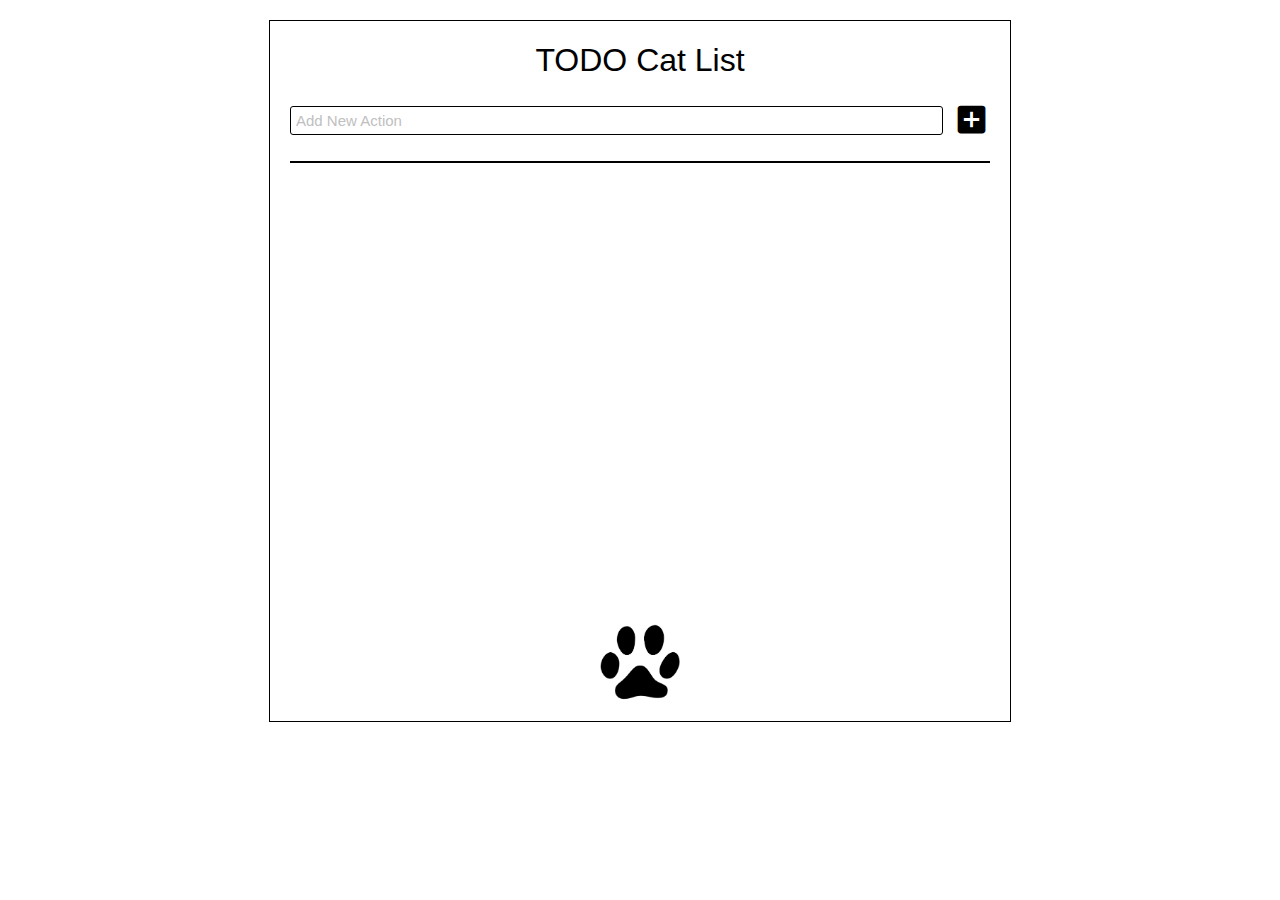
<file: FE_9_11_homework_dom/homework/index.html>
<!DOCTYPE html>
<html lang="en">
<head>
  <meta charset="UTF-8">
  <title>Homework 11 - TODO Cat List</title>
  <link rel="stylesheet" href="./assets/material-icons/material-icons.css">
  <link rel="stylesheet" href="./assets/styles.css">
</head>
<body>
  <div id="root">
    <h1>TODO Cat List</h1>
    <div id="input-flex">
      <input type="text" id="input_text" placeholder="Add New Action">
      <button id="add_btn"><i class="material-icons">add_box</i></button>
    </div>
    <hr>
    <ul id="TODO_list">
    </ul>
    <img src="assets/img/cat.png" alt="">
  </div>
  <script src="./src/app.js"></script>
</body>
</html>
</file>
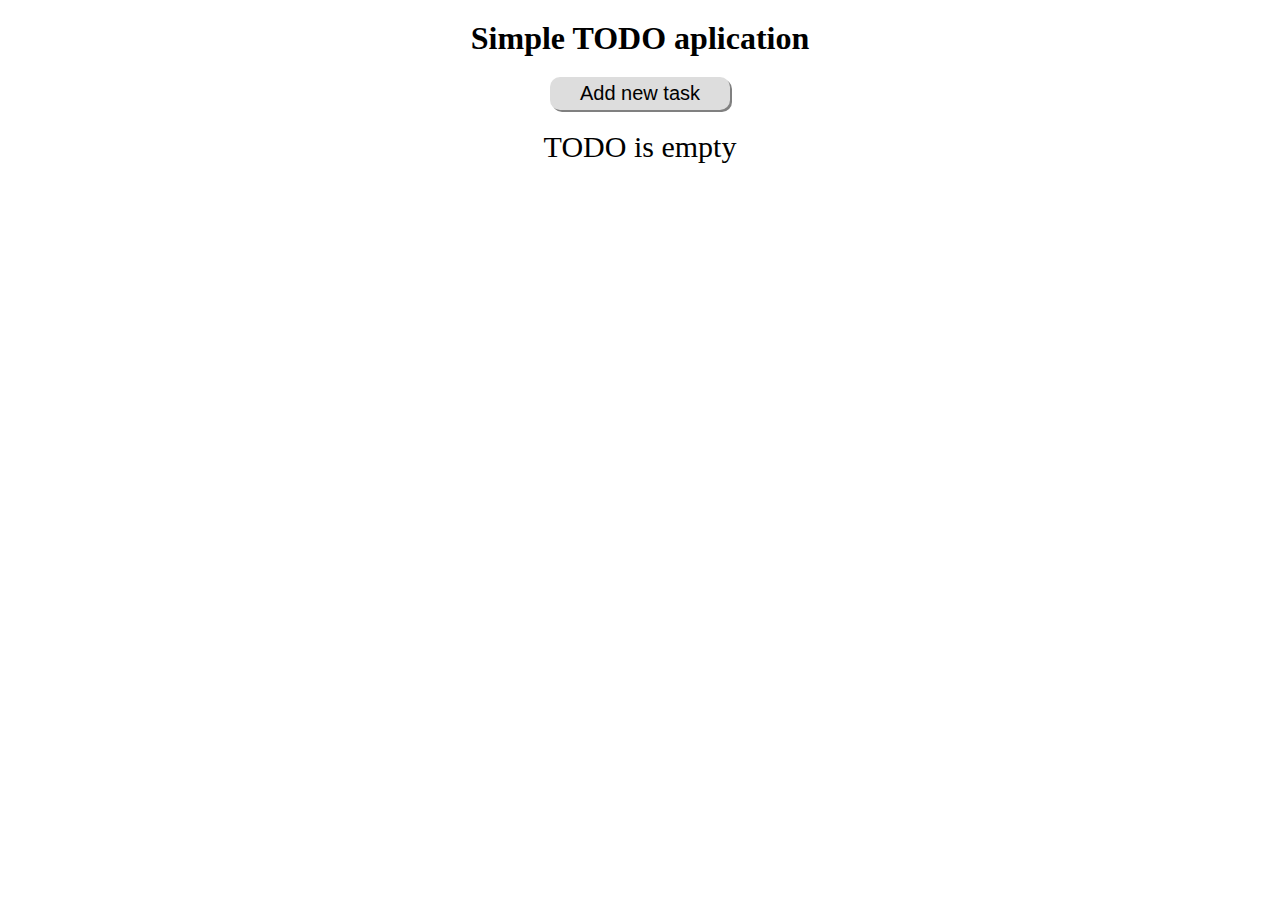
<file: FE_9_12_homework_bom/homework/index.html>
<!DOCTYPE html>
<html lang="en">
<head>
  <meta charset="UTF-8">
  <title>Homework 12 - Simple TODO List</title>
  <link rel="stylesheet" href="./assets/styles.css">
</head>
<body>
  <div id="root">

    <div id="to_do" class="page">
      <h1>Simple TODO aplication</h1>
      <button id="add_btn">Add new task</button>
      <ul id="TODO_list"></ul>
    </div>

    <div id="to_add" class="page">
      <h1>Add task</h1>
      <div class="form">
        <input type="text" id="add_input_text">
        <button id='add_del_btn' class="cansel_btn">Cancel</button>
        <button id="add_save_btn" class="save_btn">Save changes</button>        
      </div>
    </div>

    <div id="to_modify" class="page">
      <h1>Modify item</h1>
      <div class="form">
        <input type="text" id="modify_input_text">
        <button id='modify_del_btn' class="cansel_btn">Cancel</button>
        <button id="modify_save_btn" class="save_btn">Save changes</button>        
      </div>
    </div>

  </div>

  <script src="./src/app.js"></script>
</body>
</html>
</file>
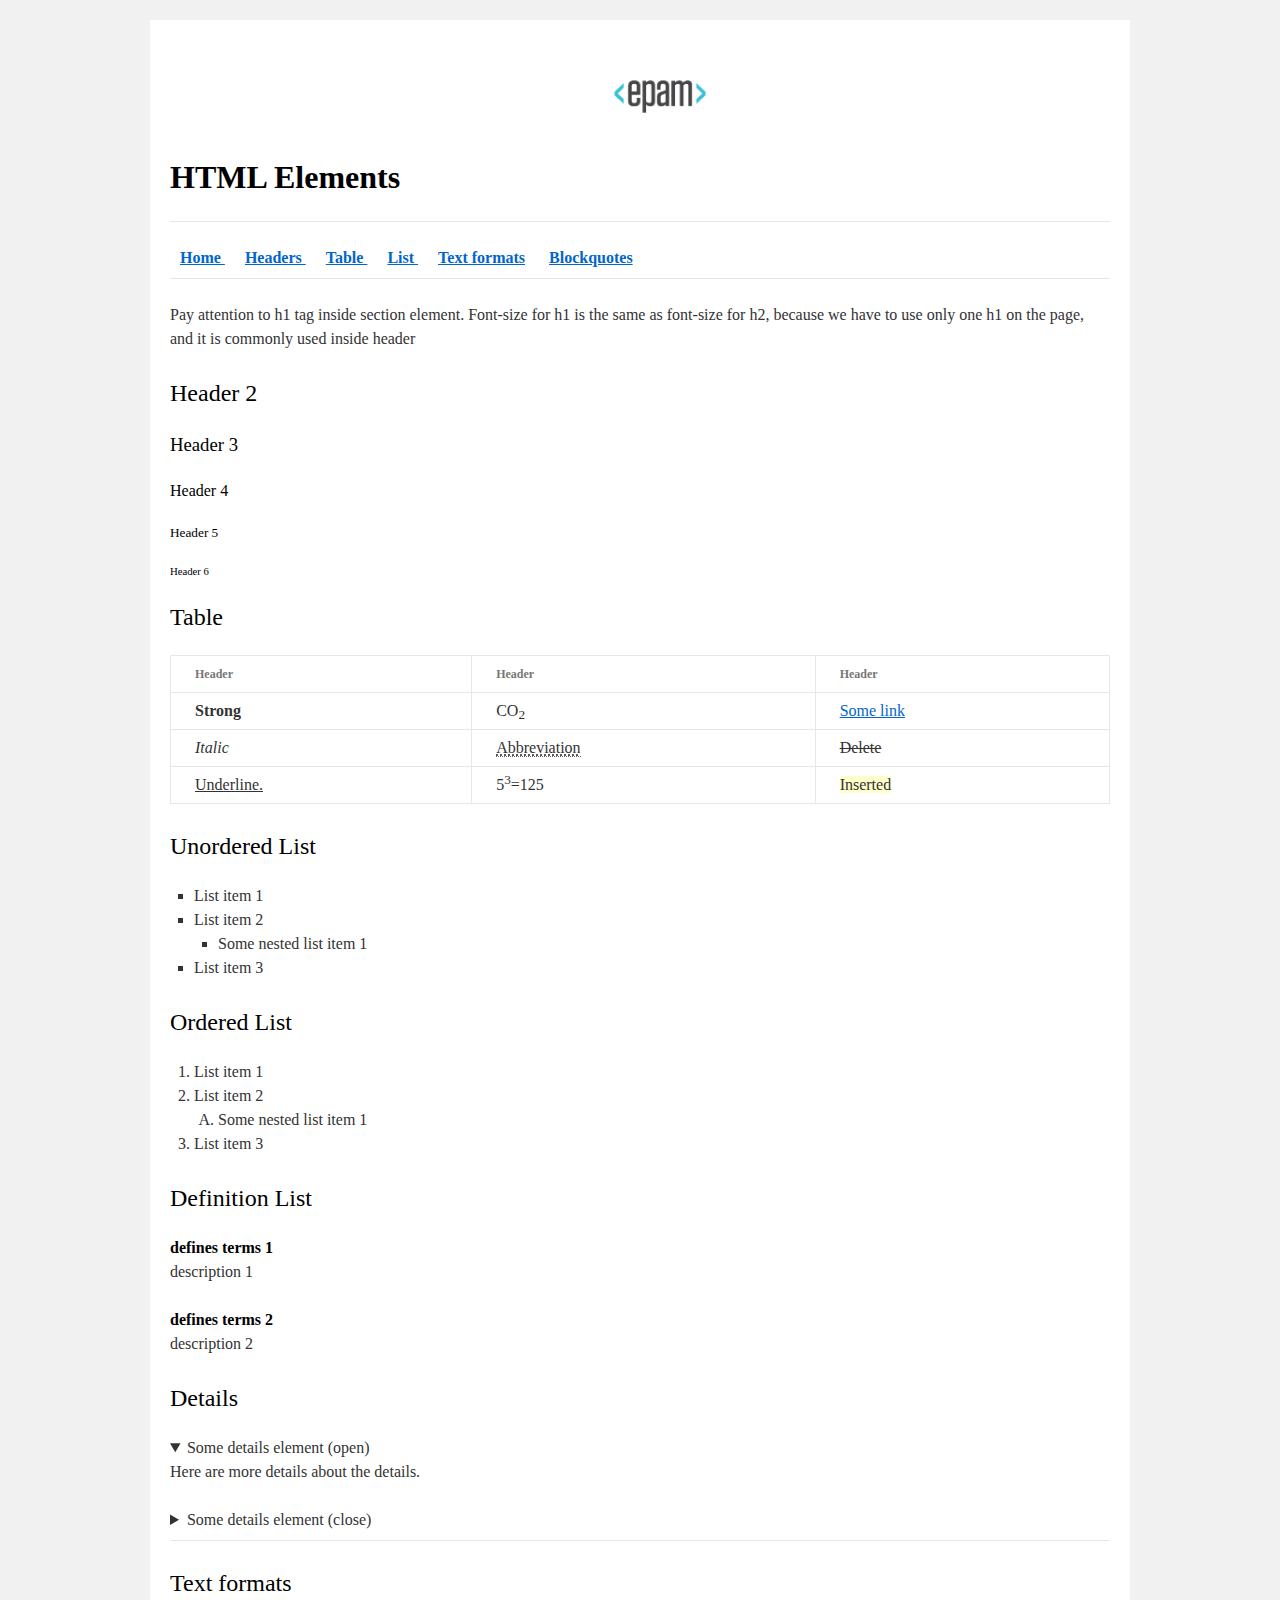
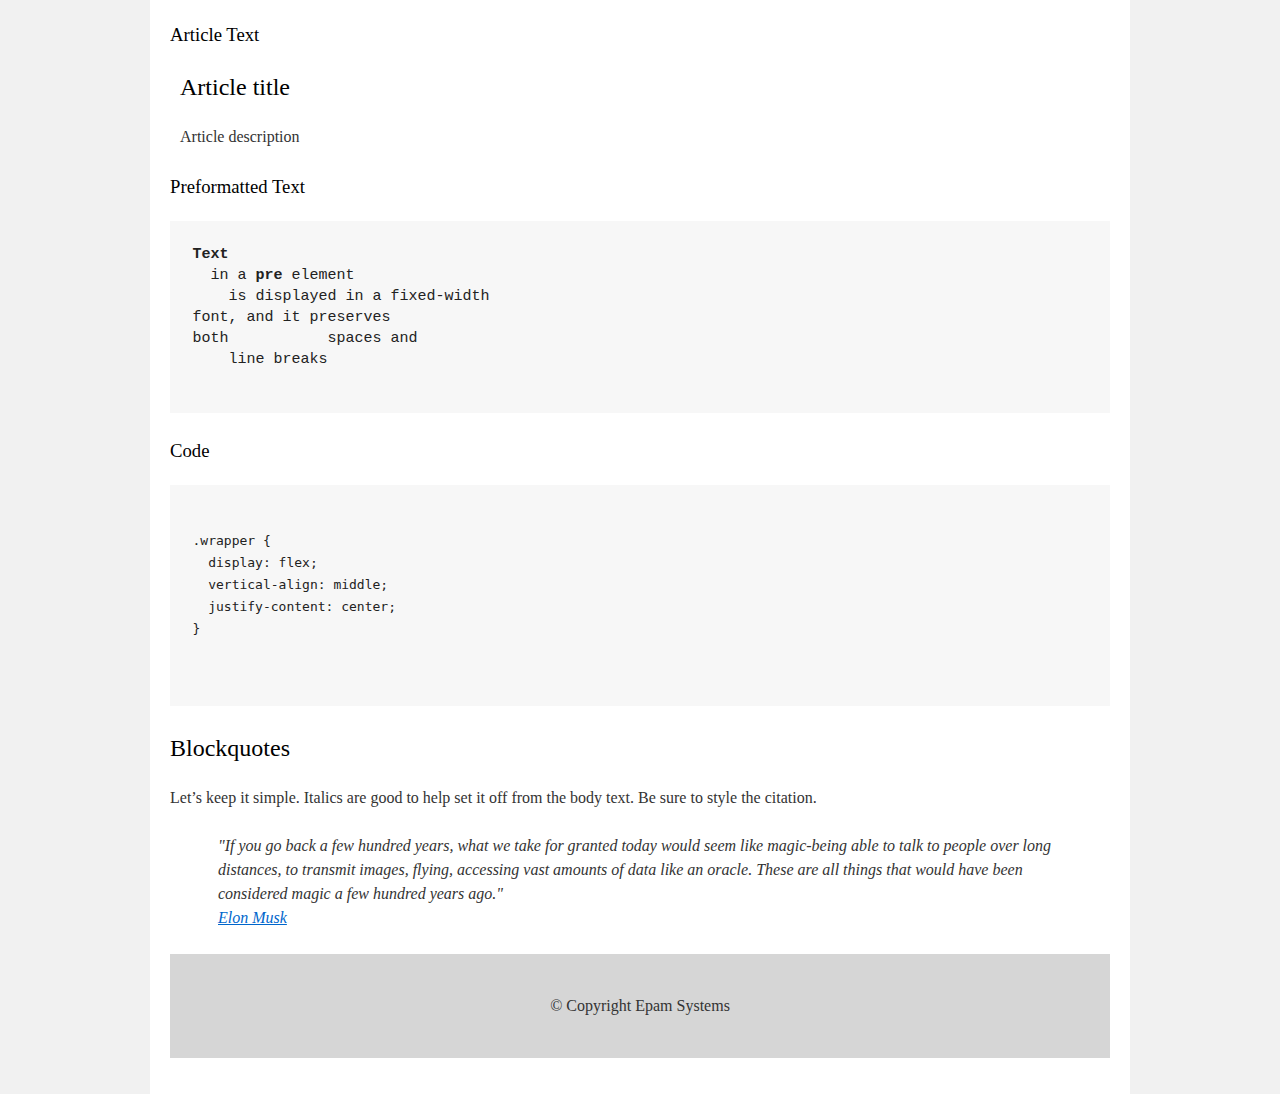
<file: FE_9_1_homework_html-basics/homework/index.html>
<!DOCTYPE html>
<html lang="en">

<head>
  <meta charset="utf-8">
  <title>HTML Basics</title>
  <link rel="stylesheet" href="style.css">
</head>

<body>
  <div id="wrapper">
    <div id="main">
      <div id="container">
        <div id="content" role="main">
          <!-- header section -->
          <header id="home">
            <img src="logo.png" alt="EPAM logo">
            <h1><b>HTML Elements</b></h1>
            <hr>
            <nav>
              <a href="#home"><b>Home </b></a>
              <a href="#headers"><b>Headers </b></a>
              <a href="#table"><b>Table </b></a>
              <a href="#list"><b>List </b></a>
              <a href="#text-formats"><b>Text formats</b></a>
              <a href="#blockquotes"><b>Blockquotes</b></a>
            </nav>
            <hr>
            <p>Pay attention to h1 tag inside section element. Font-size for h1 is the same as font-size for h2, because we have to use only one h1 on the page, and it is commonly used inside header</p>
          </header>
          <!-- headings section -->
          <section id="headers">
            <h2>Header 2</h2>
            <h3>Header 3</h3>
            <h4>Header 4</h4>
            <h5>Header 5</h5>
            <h6>Header 6</h6>
          </section>
          <!-- table section -->
          <section id="table">
            <h2>Table</h2>
            <table>
              <thead>
                <tr>
                  <th>Header</th>
                  <th>Header</th>
                  <th>Header</th>                  
                </tr>
              </thead>
              <tbody>
                <tr>
                  <td><strong>Strong</strong></td>
                  <td>CO<sub>2</sub></td>
                  <td><a href="https://www.w3schools.com" title="W3Schools Online Web Tutorials">Some link</a></td>
                </tr>
                <tr>
                  <td><i>Italic</i></td>
                  <td><abbr title="The <abbr> tag defines an abbreviation or an acronym, like Mr., Dec., ASAP, ATM.">Abbreviation</abbr></td>
                  <td><del>Delete</del></td>
                </tr>
                <tr>
                  <td><u>Underline.</u></td>
                  <td>5<sup>3</sup>=125</td>
                  <td><ins>Inserted</ins></td>
                </tr>
              </tbody>
            </table>
          </section>
          <!-- unordered list section -->          
          <section id="list">
            <h2>Unordered List</h2>
              <ul>
                <li>List item 1</li>
                <li>List item 2
                  <ul>
                    <li>Some nested list item 1</li>
                  </ul>
                </li>
                <li>List item 3</li>
              </ul>
          </section>
          <!-- ordered list section --> 
          <section>
            <h2>Ordered List</h2>
              <ol>
                <li>List item 1</li>
                <li>List item 2
                  <ol>
                    <li>Some nested list item 1</li>
                  </ol>
                </li>
                <li>List item 3</li>
              </ol>
          </section>
          <!-- definition list section --> 
          <section>
            <h2>Definition List</h2>
              <dl>
                <dt>defines terms 1</dt>
                  <dd>description 1</dd>
                <dt>defines terms 2</dt>
                  <dd>description 2</dd>
              </dl>
          </section>
          <!-- details section --> 
          <section>
            <h2>Details</h2>
            <details open="open">
              <summary>Some details element (open)</summary>
              <p>Here are more details about the details.</p>
            </details>
            <details>
              <summary>Some details element (close)</summary>
              <p>Here are more details about the details.</p>
            </details>
            <hr>
          </section>
          <!-- text formats section --> 
          <section id="text-formats">
            <h2>Text formats</h2>
            <h3>Article Text</h3>
            <article>
              <h2>Article title</h2>
              <p>Article description</p>
            </article>
            <h3>Preformatted Text</h3>
            <pre>
<b>Text</b>
  in a <b>pre</b> element
    is displayed in a fixed-width
font, and it preserves
both           spaces and
    line breaks
            </pre>
            <h3>Code</h3>
            <pre><code>
.wrapper {
  display: flex;
  vertical-align: middle;
  justify-content: center;
}

            </code></pre>
          </section>
          <!-- blockquotes section -->
          <section id="blockquotes">
            <h2>Blockquotes</h2>
            <p>Let’s keep it simple. Italics are good to help set it off from the body text. Be sure to style the citation.</p>
            <blockquote>
              <p>
                "If you go back a few hundred years, what we take for granted today would seem like magic-being able to talk to people over long distances, to transmit images, flying, accessing vast amounts of data like an oracle. These are all things that would have been considered magic a few hundred years ago."<br>
                <a href="https://en.wikipedia.org/wiki/Elon_Musk" title="Elon Musk - Wikipedia">Elon Musk</a>
              </p>
            </blockquote>
          </section>
          <!-- footer section -->
          <footer>
            © Copyright Epam Systems
          </footer>
        </div>
      </div>
    </div>
  </div>
</body>

</html>
</file>
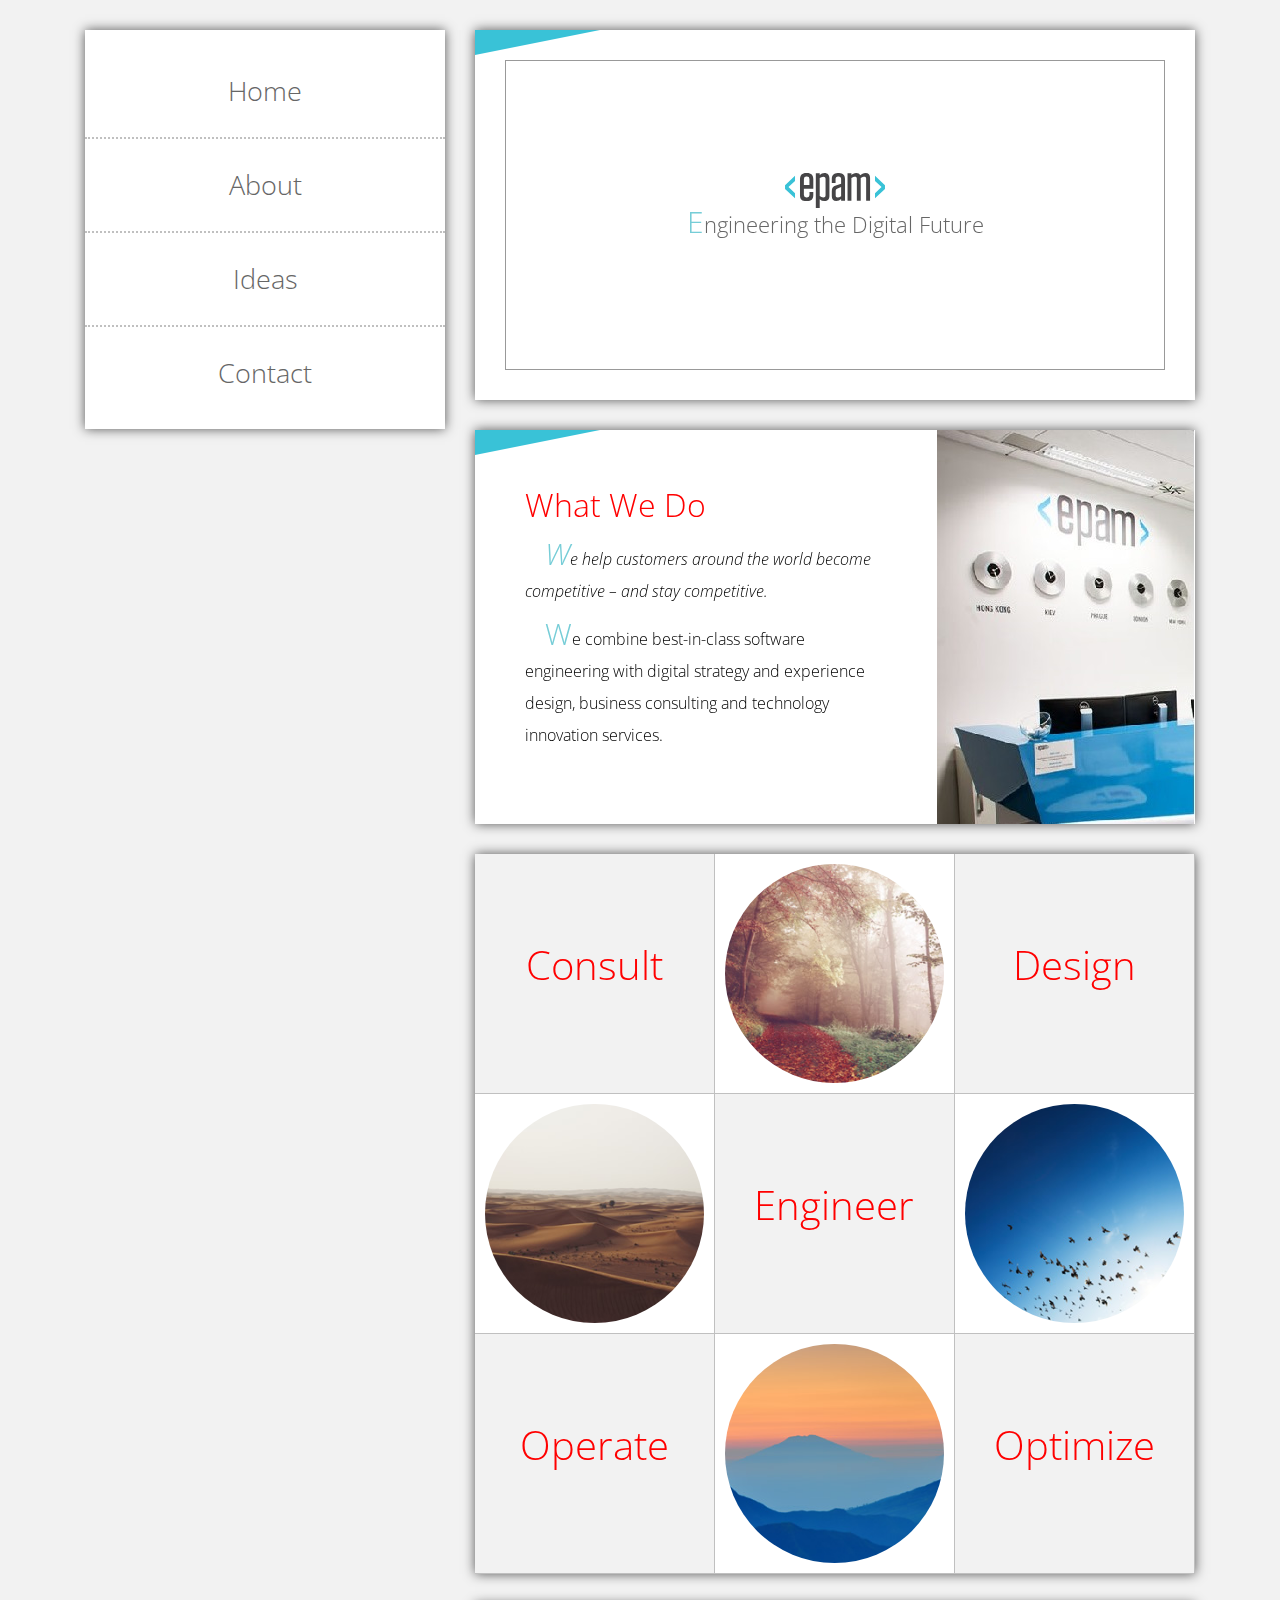
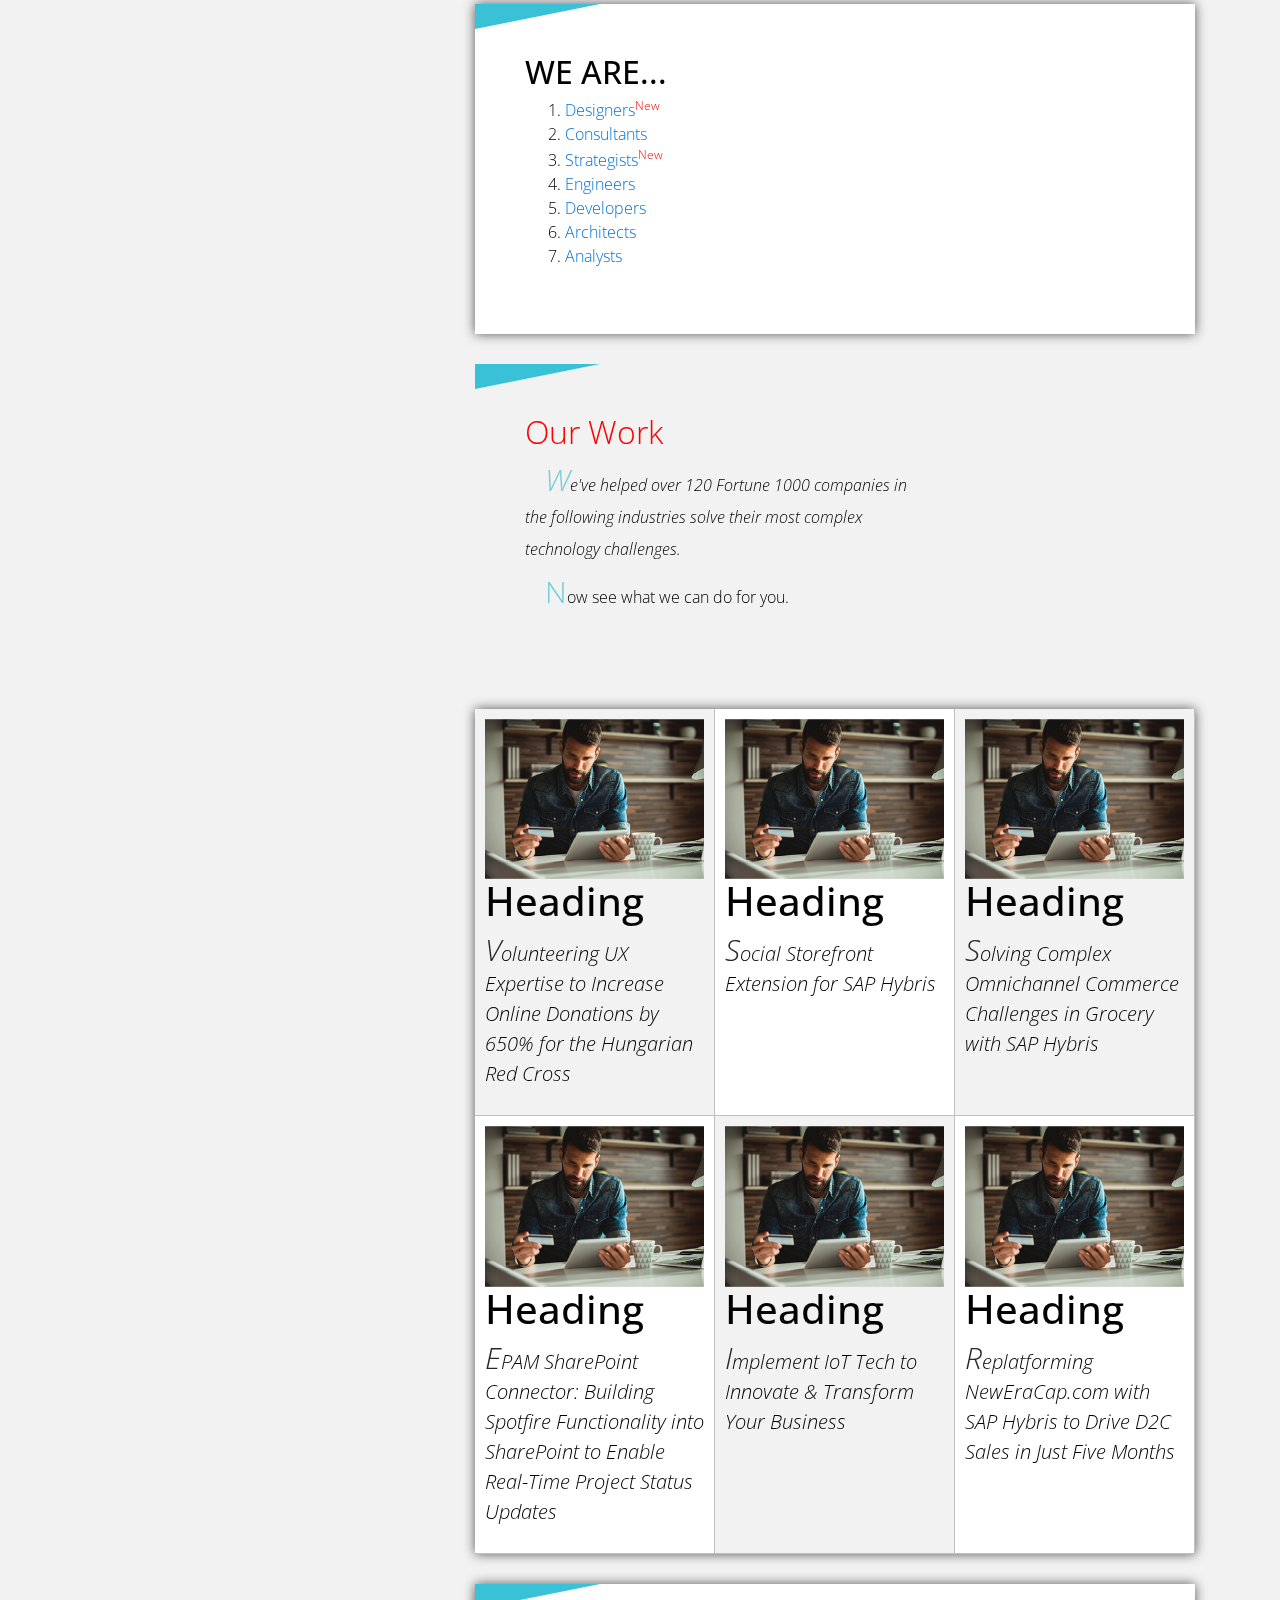
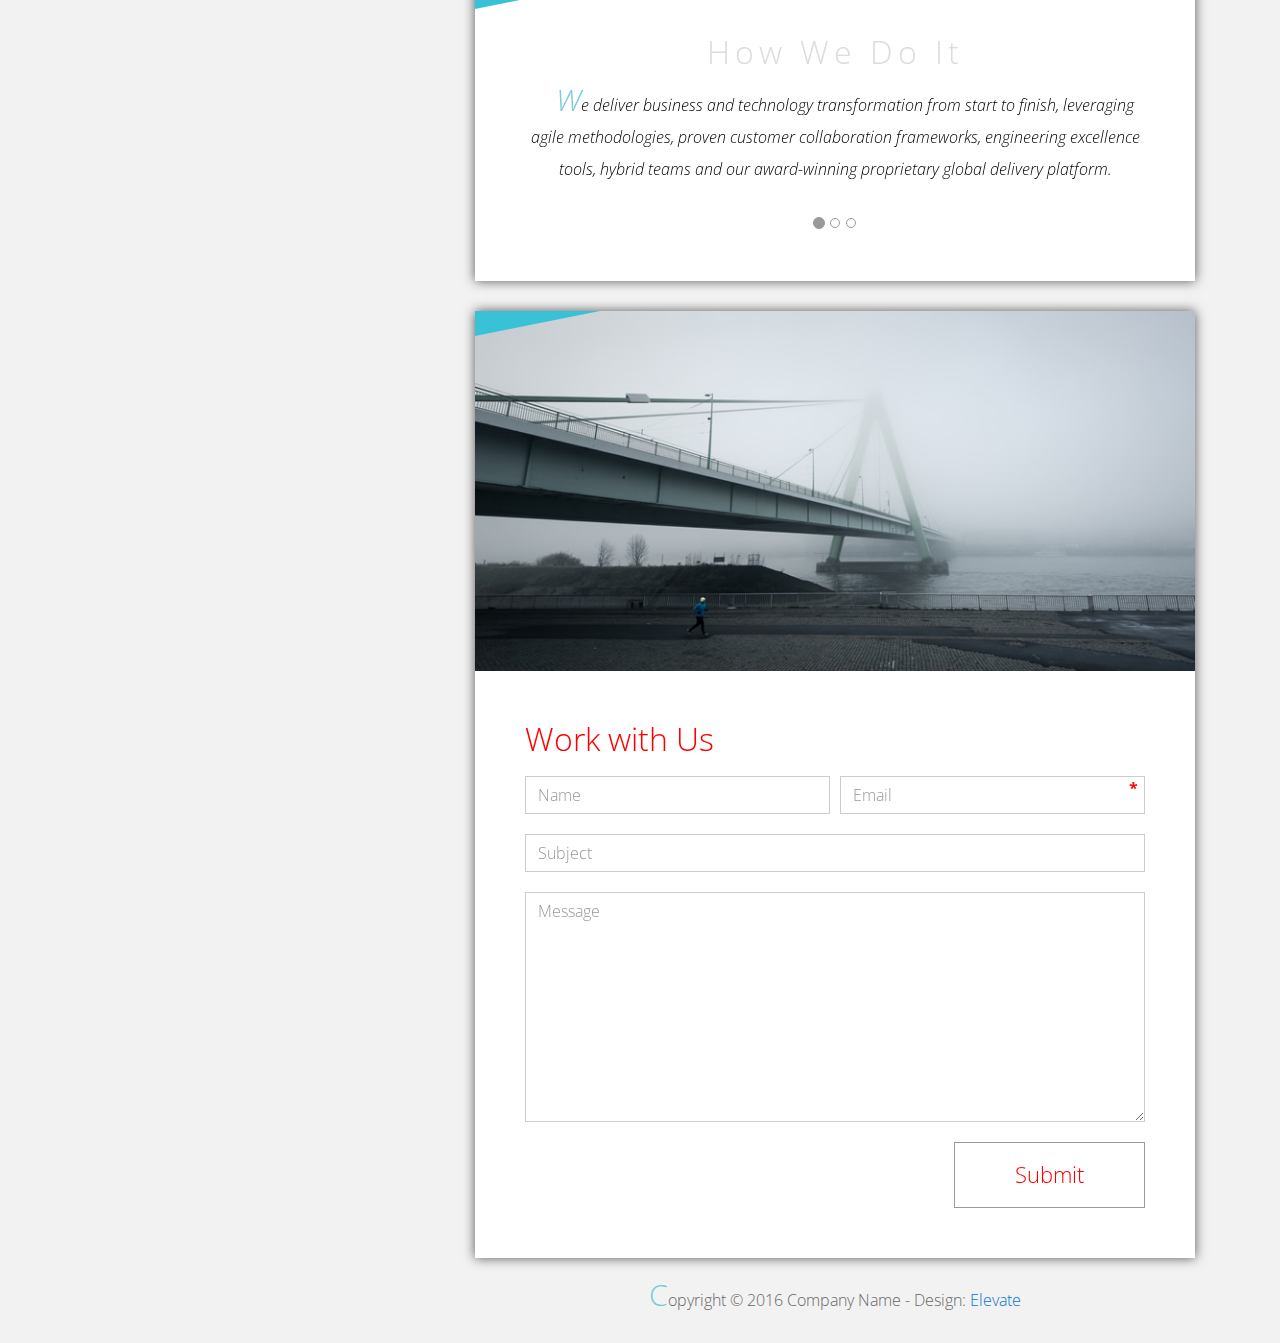
<file: FE_9_2_homework_css-basics/homework/index.html>
<!DOCTYPE html>
<html lang="en">
<head>
  <meta charset="utf-8">
  <meta http-equiv="X-UA-Compatible" content="IE=edge">
  <meta name="viewport" content="width=device-width, initial-scale=1">

  <title>CSS Basic HW</title>



  <!-- load stylesheets -->
  <link rel="stylesheet" href="http://fonts.googleapis.com/css?family=Open+Sans:300,400">
  <!-- Google web font "Open Sans" -->
  <link rel="stylesheet" href="css/bootstrap.min.css">
  <!-- Bootstrap style -->
  <link rel="stylesheet" href="css/general.css">
  <link rel="stylesheet" href="css/style.css">
  <!-- Templatemo style -->
</head>

<body>
<div class="container">

  <div class="tm-sidebar">
    <nav class="tm-main-nav">
      <ul>
        <li class="tm-nav-item"><a href="#home" class="tm-nav-item-link">Home</a></li>
        <li class="tm-nav-item"><a href="#about" class="tm-nav-item-link">About</a></li>
        <li class="tm-nav-item"><a href="#ideas" class="tm-nav-item-link">Ideas</a></li>
        <li class="tm-nav-item"><a href="#contact" class="tm-nav-item-link">Contact</a></li>
      </ul>
    </nav>
  </div>

  <div class="tm-main-content">

    <div id="home" class="tm-content-box margin-b-10">
      <div class="tm-banner">
        <div class="tm-banner-inner">
          <img src="img/EPAM_logo.svg" width="100" alt="">
          <p class="tm-banner-text">Engineering the Digital Future</p>
        </div>
      </div>
    </div>

    <section>
      <div class="tm-content-box flex-2-col">

        <div class="pad flex-item tm-team-description-container">
          <h2 class="tm-section-title">What We Do</h2>
          <p class="tm-section-description">We help customers around the world become competitive – and stay competitive.</p>
          <p class="tm-section-description"> We combine best-in-class software engineering with digital strategy and experience design, business consulting and technology innovation services.</p>
        </div>
        <div class="flex-item">
          <img src="img/image.jpg" alt="">
        </div>
        

      </div>
      <div id="about" class="tm-content-box">

        <ul class="boxes gallery-container">
          <li class="box box-bg">
            <h2 class="tm-section-title tm-section-title-box tm-box-bg-title">Consult</h2>
          </li>
          <li class="box">
            <a href="img/idea-large-01.jpg"><img src="img/idea-01.jpg" alt="Image"
                                                 class="img-fluid thumbnail"></a>
          </li>
          <li class="box box-bg">
            <h2 class="tm-section-title tm-section-title-box tm-box-bg-title">Design</h2>
          </li>
          <li class="box">
            <a href="img/idea-large-02.jpg"><img src="img/idea-02.jpg" alt="Image"
                                                 class="img-fluid thumbnail"></a>
          </li>
          <li class="box box-bg">
            <h2 class="tm-section-title tm-section-title-box tm-box-bg-title">Engineer</h2>
          </li>
          <li class="box">
            <a href="img/idea-large-03.jpg"><img src="img/idea-03.jpg" alt="Image"
                                                 class="img-fluid thumbnail"></a>
          </li>
          <li class="box box-bg">
            <h2 class="tm-section-title tm-section-title-box tm-box-bg-title">Operate</h2>
          </li>
          <li class="box">
            <a href="img/idea-large-04.jpg"><img src="img/idea-04.jpg" alt="Image"
                                                 class="img-fluid thumbnail"></a>
          </li>
          <li class="box box-bg">
            <h2 class="tm-section-title tm-section-title-box tm-box-bg-title">Optimize</h2>
          </li>
        </ul>

      </div>

    </section>

    <!-- slider -->
    <section class="heading tm-content-box">
      <div class="pad">
        <h2> WE ARE...</h2>
        <ol>
          <li><a href="index.html" class="text">Designers</a></li>
          <li><a href="index.html">Consultants</a></li>
          <li><a href="#" class="text">Strategists</a></li>
          <li><a href="#">Engineers</a></li>
          <li><a href="#">Developers</a></li>
          <li><a href="#">Architects</a></li>
          <li><a href="#">Analysts</a></li>
        </ol>
      </div>
    </section>

    <section class="blocks">
       <div class="pad flex-item tm-team-description-container">
          <h2 class="tm-section-title">Our Work</h2>
          <p class="tm-section-description">We've helped over 120 Fortune 1000 companies in the following industries solve their most complex technology challenges. </p>
          <p class="tm-section-description"> Now see what we can do for you.</p>
        </div>
      <div class="tm-content-box flex-2-col">
      </div>
      <div  class="tm-content-box">
        <ul class="boxes gallery-container">
          <li class="box">
            <img src="img/image-1.jpg" alt="Image" class="img-fluid">
            <div>
              <h2>Heading</h2>
              <p>Volunteering UX Expertise to Increase Online Donations by 650% for the Hungarian Red Cross</p>
            </div>
          </li>
          <li class="box">
            <img src="img/image-1.jpg" alt="Image" class="img-fluid">
            <div>
              <h2>Heading</h2>
              <p>Social Storefront Extension for SAP Hybris</p>
            </div>
          </li>
          <li class="box">
            <img src="img/image-1.jpg" alt="Image" class="img-fluid">
            <div>
              <h2>Heading</h2>
              <p>Solving Complex Omnichannel Commerce Challenges in Grocery with SAP Hybris</p>
            </div>
          </li>
          <li class="box">
            <img src="img/image-1.jpg" alt="Image" class="img-fluid">
            <div>
              <h2>Heading</h2>
              <p>EPAM SharePoint Connector: Building Spotfire Functionality into SharePoint to Enable Real-Time Project Status Updates</p>
            </div>
          </li>
          <li class="box">
            <img src="img/image-1.jpg" alt="Image" class="img-fluid">
            <div>
              <h2>Heading</h2>
              <p>Implement IoT Tech to Innovate &amp; Transform Your Business</p>
            </div>
          </li>
          <li class="box">
            <img src="img/image-1.jpg" alt="Image" class="img-fluid">
            <div>
              <h2>Heading</h2>
              <p>Replatforming NewEraCap.com with SAP Hybris to Drive D2C Sales in Just Five Months</p>
            </div>
          </li>
        </ul>

      </div>
    </section>

    <section id="ideas">
      <div id="tmCarousel" class="carousel slide tm-content-box" data-ride="carousel">

        <ol class="carousel-indicators">
          <li data-target="#tmCarousel" data-slide-to="0" class="active"></li>
          <li data-target="#tmCarousel" data-slide-to="1" class=""></li>
          <li data-target="#tmCarousel" data-slide-to="2" class=""></li>
        </ol>

        <div class="carousel-inner" role="listbox">

          <div class="carousel-item active">
            <div class="carousel-content">
              <div class="flex-item">
                <h2 class="tm-section-title">How We Do It</h2>
                <p class="tm-section-description carousel-description">We deliver business and technology transformation from start to finish, leveraging agile methodologies, proven customer collaboration frameworks, engineering excellence tools, hybrid teams and our award-winning proprietary global delivery platform.</p>
              </div>
            </div>
          </div>

          <div class="carousel-item">
            <div class="carousel-content">
              <div class="flex-item">
                <h2 class="tm-section-title">Our Clients</h2>
                <p class="tm-section-description carousel-description">Lorem ipsum dolor sit amet,
                  consectetur adipiscing elit. Quisque vel nisi pharetra nibh varius pharetra ac
                  sagittis nisi. Etiam pharetra vestibulum hendrerit. Pellentesque interdum metus
                  sed massa rutrum.</p>
              </div>
            </div>
          </div>

          <div class="carousel-item">
            <div class="carousel-content">
              <div class="flex-item">
                <h2 class="tm-section-title">Our Projects</h2>
                <p class="tm-section-description carousel-description">Donec ex libero, fringilla
                  vitae purus sit amet, rhoncus pharetra lorem. Pellentesque id sem id lacus
                  ultricies vehicula. Aliquam rutrum mi non. Pellentesque interdum metus sed massa
                  rutrum.</p>
              </div>
            </div>
          </div>

        </div>

      </div>
    </section>

    <section class="tm-content-box">
      <img src="img/contact.jpg" alt="Contact image" class="img-fluid">

      <div id="contact" class="pad">
        <h2 class="tm-section-title">Work with Us</h2>
        <form action="#contact" method="get" class="contact-form">

          <div class="form-group col-xs-12 col-sm-12 col-md-6 col-lg-6 form-group-2-col-left">
            <input type="text" id="contact_name" name="contact_name" class="form-control"
                   placeholder="Name" required/>
          </div>
          <div class="form-group col-xs-12 col-sm-12 col-md-6 col-lg-6 form-group-2-col-right mandatory-field">
            <input type="email" id="contact_email" name="contact_email" class="form-control"
                   placeholder="Email" required/>
          </div>
          <div class="form-group">
            <input type="text" id="contact_subject" name="contact_subject" class="form-control"
                   placeholder="Subject" required/>
          </div>
          <div class="form-group">
            <textarea id="contact_message" name="contact_message" class="form-control" rows="9"
                      placeholder="Message" required></textarea>
          </div>

          <button type="submit" class="btn btn-primary submit-btn">Submit</button>

        </form>
      </div>
    </section>

    <footer class="tm-footer">
      <p class="text-xs-center">Copyright &copy; 2016 Company Name

        - Design: <a rel="nofollow" href="http://www.templatemo.com/tm-481-elevate"
                     target="_parent">Elevate</a></p>
    </footer>

  </div>

</div>

</body>
</html>
</file>
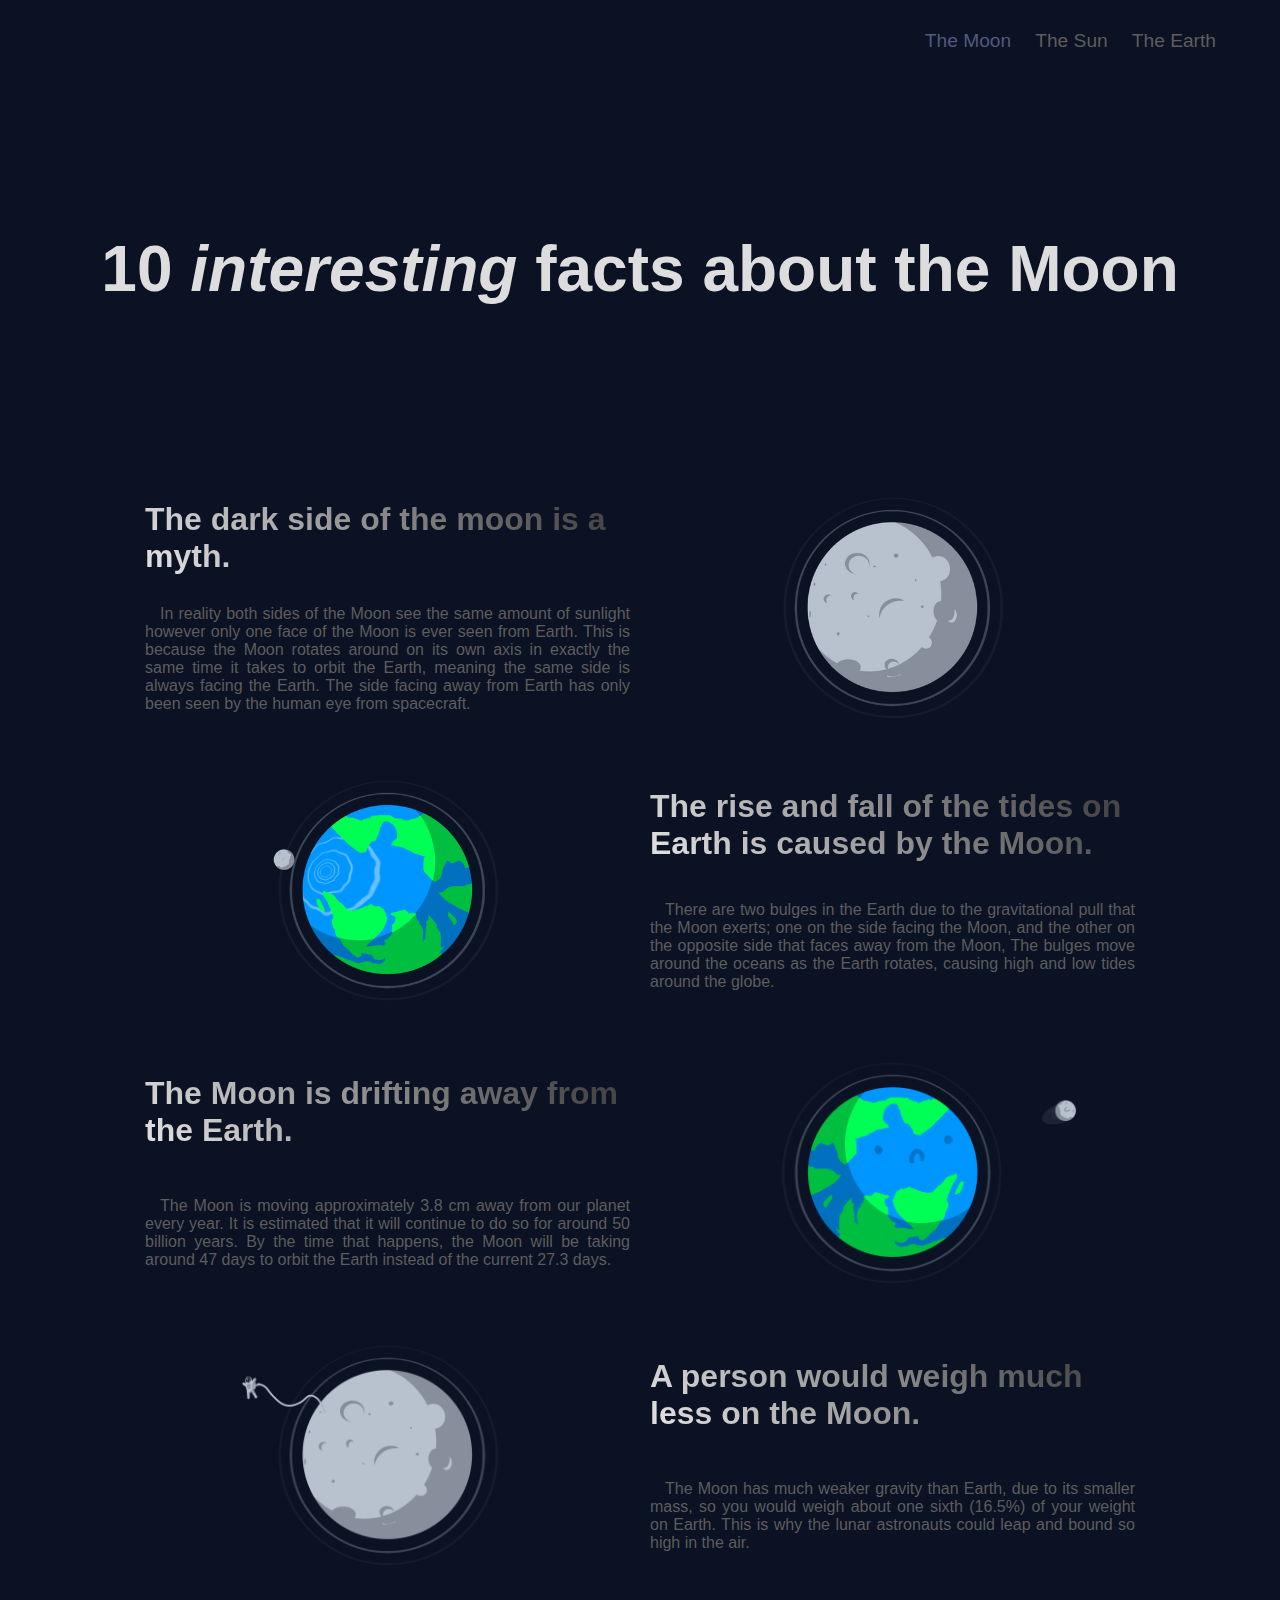
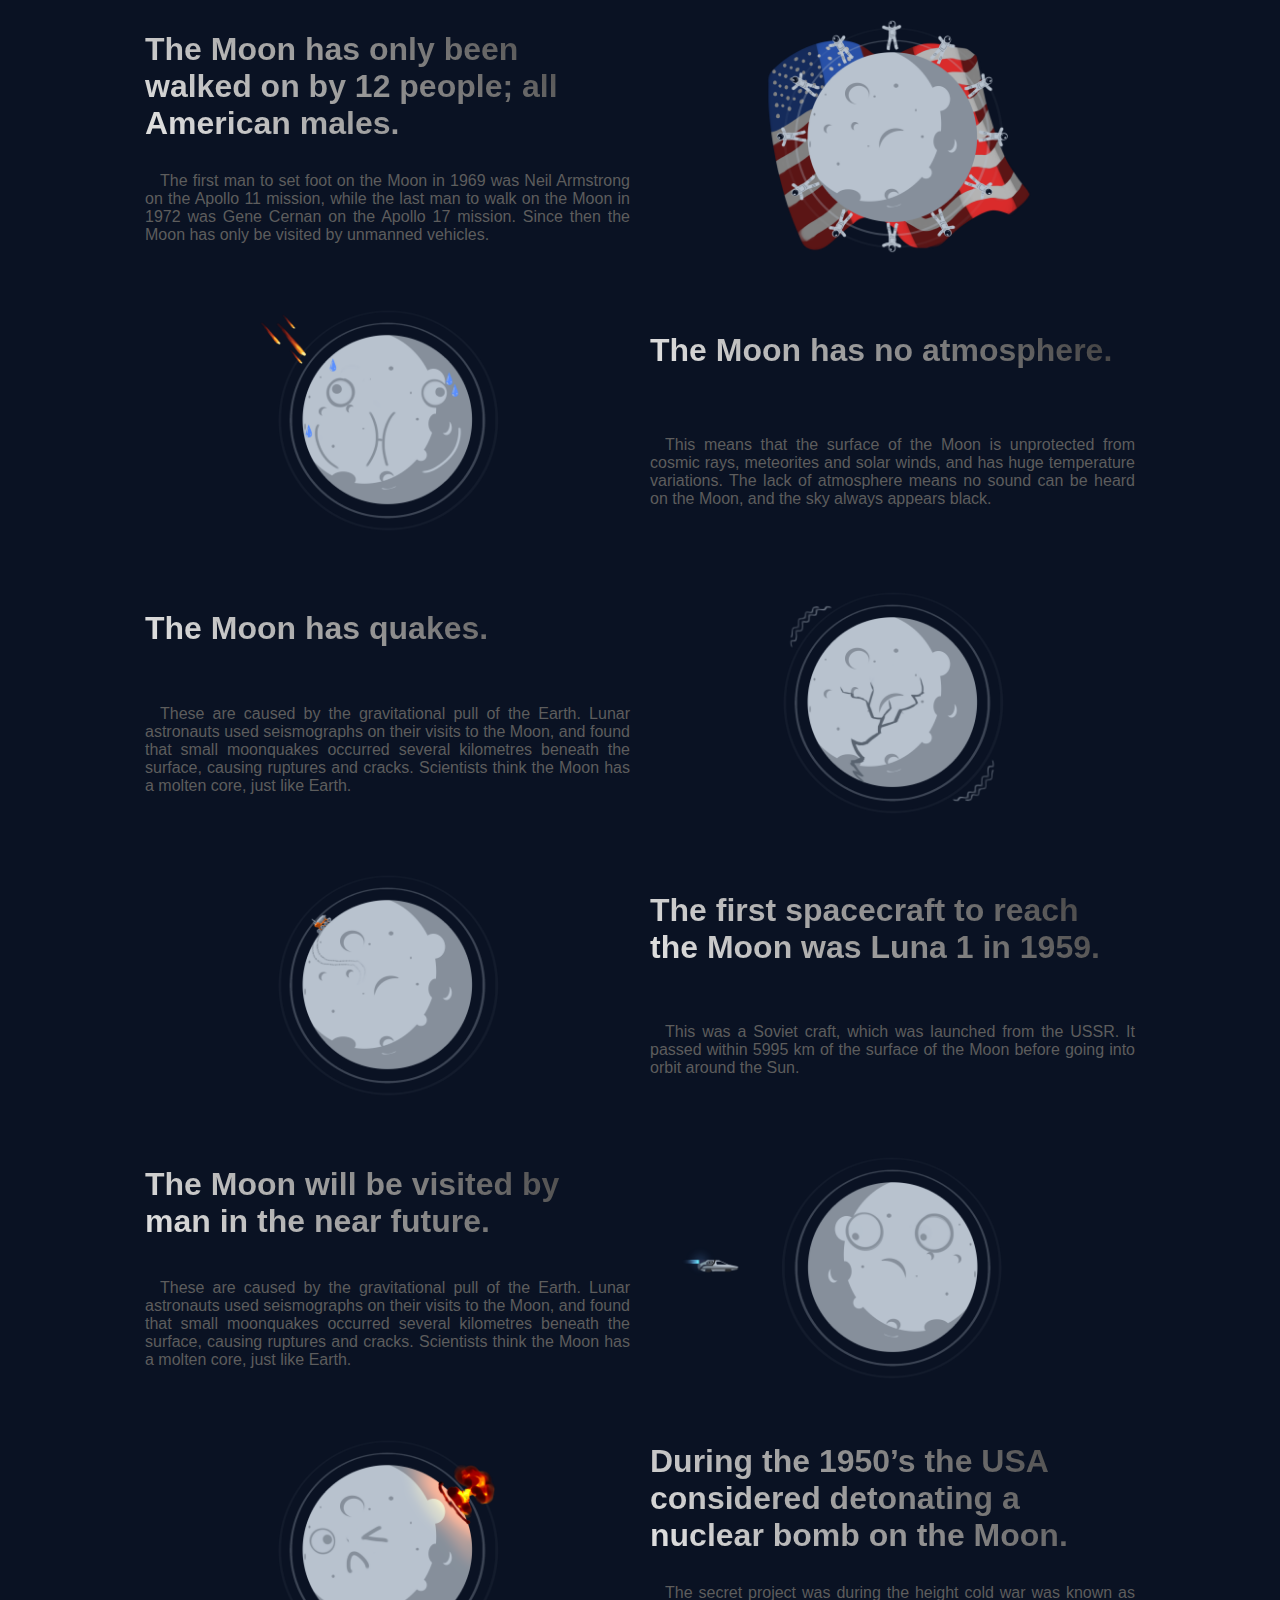
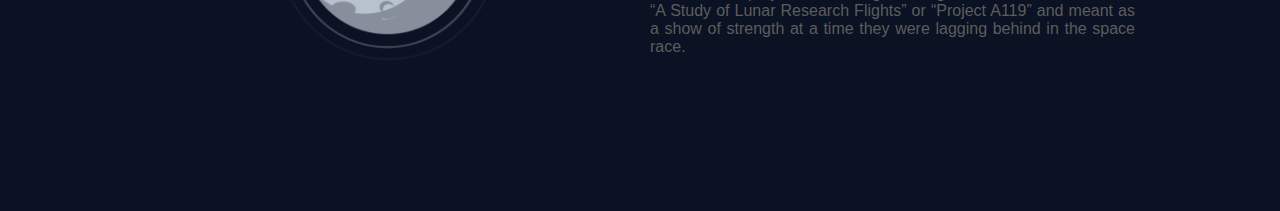
<file: FE_9_5_homework_responsive/homework/src/index.html>
<!DOCTYPE html>
<html lang="en">
<head>
  <meta charset="UTF-8">
  <meta name="viewport" content="width=device-width, initial-scale=1.0">
  <meta http-equiv="X-UA-Compatible" content="ie=edge">
  <link rel="stylesheet" href="styles.css">
  <title>Responsive</title>
</head>
<body>
  <div class="wrapper">
  <header id="top">
    <nav>
      <a href="" tabindex="1">The Moon</a>
      <a href="" tabindex="2">The Sun</a>
      <a href="" tabindex="3">The Earth</a>
    </nav>
    <h1>10 <i>interesting</i> facts about the Moon</h1>
  </header>
  <main class="row">
    <article>
      <h2>The dark side of the moon is a myth.</h2>
      <p>
        In reality both sides of the Moon see the same amount of sunlight however only one face of the Moon is ever seen from Earth. This is because the Moon rotates around on its own axis in exactly the same time it takes to orbit the Earth, meaning the same side is always facing the Earth. The side facing away from Earth has only been seen by the human eye from spacecraft.
      </p>
      <img src="..//assets/dark-side.png" alt="">
    </article>
    <article>
      <h2>The rise and fall of the tides on Earth is caused by the Moon.</h2>
      <p>
        There are two bulges in the Earth due to the gravitational pull that the Moon exerts; one on the side facing the Moon, and the other on the opposite side that faces away from the Moon, The bulges move around the oceans as the Earth rotates, causing high and low tides around the globe.
      </p>
      <img src="..//assets/earth-tides.png" alt="">
    </article>
    <article>
      <h2>The Moon is drifting away from the Earth.</h2>
      <p>
        The Moon is moving approximately 3.8 cm away from our planet every year. It is estimated that it will continue to do so for around 50 billion years. By the time that happens, the Moon will be taking around 47 days to orbit the Earth instead of the current 27.3 days.
      </p>
      <img src="..//assets/drifting-moon.png" alt="">
    </article>   
    <article>
      <h2>A person would weigh much less on the Moon.</h2>
      <p>
        The Moon has much weaker gravity than Earth, due to its smaller mass, so you would weigh about one sixth (16.5%) of your weight on Earth. This is why the lunar astronauts could leap and bound so high in the air.
      </p>
      <img src="..//assets/less-weight-on-the-moon.png" alt="">
    </article>
    <article>
      <h2>The Moon has only been walked on by 12 people; all American males.</h2>
      <p>
        The first man to set foot on the Moon in 1969 was Neil Armstrong on the Apollo 11 mission, while the last man to walk on the Moon in 1972 was Gene Cernan on the Apollo 17 mission. Since then the Moon has only be visited by unmanned vehicles.
      </p>
      <img src="..//assets/12-americans.png" alt="">
    </article> 
    <article>
      <h2>The Moon has no atmosphere.</h2>
      <p>
        This means that the surface of the Moon is unprotected from cosmic rays, meteorites and solar winds, and has huge temperature variations. The lack of atmosphere means no sound can be heard on the Moon, and the sky always appears black.
      </p>
      <img src="..//assets/no-atmosphere.png" alt="">
    </article> 
    <article>
      <h2>The Moon has quakes.</h2>
      <p>
        These are caused by the gravitational pull of the Earth. Lunar astronauts used seismographs on their visits to the Moon, and found that small moonquakes occurred several kilometres beneath the surface, causing ruptures and cracks. Scientists think the Moon has a molten core, just like Earth.
      </p>
      <img src="..//assets/moon-quakes.png" alt="">
    </article>     
    <article>
      <h2>The first spacecraft to reach the Moon was Luna 1 in 1959.</h2>
      <p>
        This was a Soviet craft, which was launched from the USSR. It passed within 5995 km of the surface of the Moon before going into orbit around the Sun.
      </p>
      <img src="..//assets/spacecraft.png" alt="">
    </article>     
    <article>
      <h2>The Moon will be visited by man in the near future.</h2>
      <p>
        These are caused by the gravitational pull of the Earth. Lunar astronauts used seismographs on their visits to the Moon, and found that small moonquakes occurred several kilometres beneath the surface, causing ruptures and cracks. Scientists think the Moon has a molten core, just like Earth.
      </p>
      <img src="..//assets/moon-station.png" alt="">
    </article>     
    <article>
      <h2>During the 1950’s the USA considered detonating a nuclear bomb on the Moon.</h2>
      <p>
        The secret project was during the height cold war was known as “A Study of Lunar Research Flights” or “Project A119” and meant as a show of strength at a time they were lagging behind in the space race.
      </p>
      <img src="..//assets/nuclear-bomb.png" alt="">
    </article>             
  </main>
  <a class="up-btn" href="#top" tabindex="4">Up</a>
  </div>
</body>
</html>
</file>
<file: FE_9_11_homework_dom/homework/assets/material-icons/material-icons.css>
@font-face {
  font-family: 'Material Icons';
  font-style: normal;
  font-weight: 400;
  src: url(MaterialIcons-Regular.eot); /* For IE6-8 */
  src: local('Material Icons'),
       local('MaterialIcons-Regular'),
       url(MaterialIcons-Regular.woff2) format('woff2'),
       url(MaterialIcons-Regular.woff) format('woff'),
       url(MaterialIcons-Regular.ttf) format('truetype');
}

.material-icons {
  font-family: 'Material Icons';
  font-weight: normal;
  font-style: normal;
  font-size: 24px;  /* Preferred icon size */
  display: inline-block;
  line-height: 1;
  text-transform: none;
  letter-spacing: normal;
  word-wrap: normal;
  white-space: nowrap;
  direction: ltr;

  /* Support for all WebKit browsers. */
  -webkit-font-smoothing: antialiased;
  /* Support for Safari and Chrome. */
  text-rendering: optimizeLegibility;

  /* Support for Firefox. */
  -moz-osx-font-smoothing: grayscale;

  /* Support for IE. */
  font-feature-settings: 'liga';
}
</file>
<file: FE_9_11_homework_dom/homework/assets/styles.css>
body{
  margin: 0;
  padding: 0;
  font-family: Arial, sans-serif;
  box-sizing: border-box;
}
#root{
  width: 700px;
  height: 700px;
  margin: 20px auto;
  border: 1px solid black;
  padding: 0 20px;
  position: relative;
}
h1, h3{
  font-weight: normal;
  text-align: center;
}
h3{
  margin-top: -20px;
}
hr{
  border: 1px solid black;
  margin-top: 20px;
}
#input-flex{
  display: flex;
  align-items: center;
}
input[type="text"]{
  width: 100%;
  font-size: 15px;
  border: 1px solid black;
  border-radius: 3px;
  margin-right: 10px;
  padding: 5px;
  box-sizing: border-box;
}
input::placeholder{
  color: silver;
}
button{
  border: none;
  background: none;
  padding: 0;
  cursor: pointer;
}
button:focus{
  outline: none;
}
#add_btn i{
  color: black;
  font-size: 37px;
}
img{
  width: 80px;
  position: absolute;
  bottom: 20px;
  left: calc(50% - 40px);
}
#TODO_list{
  padding: 0;
  list-style: none;
}
#TODO_list li{
  display: flex;
  align-items: center;  
}
#TODO_list p{
  margin: 0; 
}
.del_btn{
  margin-left: auto;
}
.del_btn i{
  color: black;
  font-size: 37px;
}
.check_btn i{
  color: black;
  font-size: 37px;
}
</file>
<file: FE_9_12_homework_bom/homework/assets/styles.css>
*{
	margin: 0;
	padding: 0;
	box-sizing: border-box;
}
.page{
	width: 500px;
	margin: 20px auto;
}
h1{
	text-align: center;
	margin: 20px 0;
}
#to_do{
  display: block;
}
#to_add, #to_modify{
  display: none;
}
.form{
	width: 300px;
	margin: 0 auto;
	display: grid;
	grid-template-areas:
		'a a'
		'b c';
		grid-gap: 20px 60px;
}
.form input{
	grid-area: a;
	font-size: 20px;
    border-radius: 10px;
    padding: 5px;	
}
.form .cansel_btn{
	float: left;
	grid-area: b;
}
.form .save_btn{
	float: right;
	grid-area: c;
}
#add_btn, .cansel_btn, .save_btn{
    background: #DDDDDD;
    border: none;
    border-radius: 10px;
    box-shadow: 2px 2px grey;
    font-size: 20px;
    padding: 5px;	
}
#add_btn{
    padding: 5px 30px;
    display: block;
    margin: 0 auto;
}
#TODO_list{
  padding: 0;
  list-style: none;
  width: 300px;
  margin: 0 auto;
}
#TODO_list button{
  border: none;
  background: none;
  padding: 0;
}
#TODO_list li{
  display: flex;
  align-items: center;
  justify-content: space-between;
  margin: 20px 0;
}
#TODO_list p{
  margin: 0;
  font-size: 20px;
  width: 100%;
  text-align: center;
}
#empty_list{
  font-size: 30px;
  text-align: center;
  padding: 20px;
}
</file>
<file: FE_9_1_homework_html-basics/homework/style.css>
html, body, div, span, applet, object, iframe,
h1, h2, h3, h4, h5, h6, p, blockquote, pre,
a, abbr, acronym, address, big, cite, code,
del, dfn, em, font, img, ins, kbd, q, s, samp,
small, strike, strong, sub, sup, tt, var,
b, u, i, center,
dl, dt, dd, ol, ul, li,
fieldset, form, label, legend,
table, caption, tbody, tfoot, thead, tr, th, td{background:transparent;border:0;margin:0;padding:0;vertical-align:baseline;}body{line-height:1;}h1, h2, h3, h4, h5, h6{clear:both;font-weight:normal;}ol, ul{list-style:none;}blockquote{quotes:none;}blockquote:before, blockquote:after{content:'';content:none;}del{text-decoration:line-through;}table{border-collapse:collapse;border-spacing:0;}a img{border:none;}#container{float:left;margin:0 -240px 0 0;width:100%;}#primary,
#secondary{float:right;overflow:hidden;width:220px;}#secondary{clear:right;}#footer{clear:both;width:100%;}.one-column #content{margin:0 auto;width:640px;}.single-attachment #content{margin:0 auto;width:900px;}body,
input,
textarea,
.page-title span,
.pingback a.url{font-family:Georgia, "Bitstream Charter", serif;}h3#comments-title,
h3#reply-title,
#access .menu,
#access div.menu ul,
#cancel-comment-reply-link,
.form-allowed-tags,
#site-info,
#site-title,
#wp-calendar,
.comment-meta,
.comment-body tr th,
.comment-body thead th,
.entry-content label,
.entry-content tr th,
.entry-content thead th,
.entry-meta,
.entry-title,
.entry-utility,
#respond label,
.navigation,
.page-title,
.pingback p,
.reply,
.widget-title,
.wp-caption-text{font-family:"Helvetica Neue", Arial, Helvetica, "Nimbus Sans L", sans-serif;}input[type="submit"]{font-family:"Helvetica Neue", Arial, Helvetica, "Nimbus Sans L", sans-serif;}pre{font-family:"Courier 10 Pitch", Courier, monospace;}code{font-family:Monaco, Consolas, "Andale Mono", "DejaVu Sans Mono", monospace;}#access .menu-header,
div.menu,
#colophon,
#branding,
#main,
#wrapper{margin:0 auto;width:940px;}#wrapper{background:#fff;margin-top:20px;padding:0 20px;}#footer-widget-area{overflow:hidden;}#footer-widget-area .widget-area{float:left;margin-right:20px;width:220px;}#footer-widget-area #fourth{margin-right:0;}#site-info{float:left;font-size:14px;font-weight:bold;width:700px;}#site-generator{float:right;width:220px;}body{background:#f1f1f1;}body,
input,
textarea{color:#666;font-size:12px;line-height:18px;}hr{background-color:#e7e7e7;border:0;clear:both;height:1px;margin-bottom:18px;}p{margin-bottom:18px;}ul{list-style:square;margin:0 0 18px 1.5em;}ol{list-style:decimal;margin:0 0 18px 1.5em;}ol ol{list-style:upper-alpha;}ol ol ol{list-style:lower-roman;}ol ol ol ol{list-style:lower-alpha;}ul ul,
ol ol,
ul ol,
ol ul{margin-bottom:0;}dl{margin:0 0 24px 0;}dt{font-weight:bold;}dd{margin-bottom:18px;}strong{font-weight:bold;}cite,
em,
i{font-style:italic;}big{font-size:131.25%;}ins{background:#ffc;text-decoration:none;}blockquote{font-style:italic;padding:0 3em;}blockquote cite,
blockquote em,
blockquote i{font-style:normal;}pre{background:#f7f7f7;color:#222;line-height:18px;margin-bottom:18px;overflow:auto;padding:1.5em;}abbr,
acronym{border-bottom:1px dotted #666;cursor:help;}sup,
sub{height:0;line-height:1;position:relative;vertical-align:baseline;}sup{bottom:1ex;}sub{top:.5ex;}small{font-size:smaller;}input[type="text"],
input[type="password"],
input[type="email"],
input[type="url"],
input[type="number"],
textarea{background:#f9f9f9;border:1px solid #ccc;box-shadow:inset 1px 1px 1px rgba(0,0,0,0.1);-moz-box-shadow:inset 1px 1px 1px rgba(0,0,0,0.1);-webkit-box-shadow:inset 1px 1px 1px rgba(0,0,0,0.1);padding:2px;}a:link{color:#0066cc;}a:visited{color:#743399;}a:active,
a:hover{color:#ff4b33;}.screen-reader-text{clip:rect(1px, 1px, 1px, 1px);overflow:hidden;position:absolute !important;height:1px;width:1px;}#header{padding:30px 0 0 0;}#site-title{float:left;font-size:30px;line-height:36px;margin:0 0 18px 0;width:700px;}#site-title a{color:#000;font-weight:bold;text-decoration:none;}#site-description{color:#000;clear:right;float:right;font-style:italic;margin:15px 0 18px 0;opacity:.65;width:220px;}#branding img{border-top:4px solid #000;border-bottom:1px solid #000;display:block;float:left;}#access{background:#000;display:block;float:left;margin:0 auto;width:940px;}#access .menu-header,
div.menu{font-size:13px;margin-left:12px;width:928px;}#access .menu-header ul,
div.menu ul{list-style:none;margin:0;}#access .menu-header li,
div.menu li{float:left;position:relative;}#access a{color:#aaa;display:block;line-height:38px;padding:0 10px;text-decoration:none;}#access ul ul{box-shadow:0px 3px 3px rgba(0,0,0,0.2);-moz-box-shadow:0px 3px 3px rgba(0,0,0,0.2);-webkit-box-shadow:0px 3px 3px rgba(0,0,0,0.2);display:none;position:absolute;top:38px;left:0;float:left;width:180px;z-index:99999;}#access ul ul li{min-width:180px;}#access ul ul ul{left:100%;top:0;}#access ul ul a{background:#333;line-height:1em;padding:10px;width:160px;height:auto;}#access li:hover > a,
#access ul ul:hover > a{background:#333;color:#fff;}#access ul li:hover > ul{display:block;}#access ul li.current_page_item > a,
#access ul li.current_page_ancestor > a,
#access ul li.current-menu-ancestor > a,
#access ul li.current-menu-item > a,
#access ul li.current-menu-parent > a{color:#fff;}* html #access ul li.current_page_item a,
* html #access ul li.current_page_ancestor a,
* html #access ul li.current-menu-ancestor a,
* html #access ul li.current-menu-item a,
* html #access ul li.current-menu-parent a,
* html #access ul li a:hover{color:#fff;}#main{clear:both;overflow:hidden;padding:40px 0 0 0;}#content{margin-bottom:36px;}#content,
#content input,
#content textarea{color:#333;font-size:16px;line-height:24px;}#content p,
#content ul,
#content ol,
#content dd,
#content pre,
#content hr{margin-bottom:24px;}#content ul ul,
#content ol ol,
#content ul ol,
#content ol ul{margin-bottom:0;}#content pre,
#content kbd,
#content tt,
#content var{font-size:15px;line-height:21px;}#content code{font-size:13px;}#content dt,
#content th{color:#000;}#content h1,
#content h2,
#content h3,
#content h4,
#content h5,
#content h6{color:#000;line-height:1.5em;margin:0 0 20px 0;}#content table{border:1px solid #e7e7e7;margin:0 -1px 24px 0;text-align:left;width:100%;}#content tr th,
#content thead th{color:#777;font-size:12px;font-weight:bold;line-height:18px;padding:9px 24px;border-right: 1px solid #e7e7e7;}#content tr td{border-top:1px solid #e7e7e7;padding:6px 24px;border-right: 1px solid #e7e7e7;}#content tr.odd td{background:#f2f7fc;}.hentry{margin:0 0 48px 0;}.home .sticky{background:#f2f7fc;border-top:4px solid #000;margin-left:-20px;margin-right:-20px;padding:18px 20px;}.single .hentry{margin:0 0 36px 0;}.page-title{color:#000;font-size:14px;font-weight:bold;margin:0 0 36px 0;}.page-title span{color:#333;font-size:16px;font-style:italic;font-weight:normal;}.page-title a:link,
.page-title a:visited{color:#777;text-decoration:none;}.page-title a:active,
.page-title a:hover{color:#ff4b33;}#content .entry-title{color:#000;font-size:21px;font-weight:bold;line-height:1.3em;margin-bottom:0;}.entry-title a:link,
.entry-title a:visited{color:#000;text-decoration:none;}.entry-title a:active,
.entry-title a:hover{color:#ff4b33;}.entry-meta{color:#777;font-size:12px;}.entry-meta abbr,
.entry-utility abbr{border:none;}.entry-meta abbr:hover,
.entry-utility abbr:hover{border-bottom:1px dotted #666;}.single-author .by-author{position:absolute !important;clip:rect(1px 1px 1px 1px);clip:rect(1px, 1px, 1px, 1px);}.entry-content,
.entry-summary{clear:both;padding:12px 0 0 0;}.entry-content .more-link{white-space:nowrap;}#content .entry-summary p:last-child{margin-bottom:12px;}.entry-content fieldset{border:1px solid #e7e7e7;margin:0 0 24px 0;padding:24px;}.entry-content fieldset legend{background:#fff;color:#000;font-weight:bold;padding:0 24px;}.entry-content input{margin:0 0 24px 0;}.entry-content input.file,
.entry-content input.button{margin-right:24px;}.entry-content label{color:#777;font-size:12px;}.entry-content select{margin:0 0 24px 0;}.entry-content sup,
.entry-content sub{font-size:10px;}.entry-content blockquote.left{float:left;margin-left:0;margin-right:24px;text-align:right;width:33%;}.entry-content blockquote.right{float:right;margin-left:24px;margin-right:0;text-align:left;width:33%;}.page-link{clear:both;color:#000;font-weight:bold;line-height:48px;word-spacing:0.5em;}.page-link a:link,
.page-link a:visited{background:#f1f1f1;color:#333;font-weight:normal;padding:0.5em 0.75em;text-decoration:none;}.home .sticky .page-link a{background:#d9e8f7;}.page-link a:active,
.page-link a:hover{color:#ff4b33;}body.page .edit-link{clear:both;display:block;}#entry-author-info{background:#f2f7fc;border-top:4px solid #000;clear:both;font-size:14px;line-height:20px;margin:24px 0;overflow:hidden;padding:18px 20px;}#entry-author-info #author-avatar{background:#fff;border:1px solid #e7e7e7;float:left;height:60px;margin:0 -104px 0 0;padding:11px;}#entry-author-info #author-description{float:left;margin:0 0 0 104px;}#entry-author-info h2{color:#000;font-size:100%;font-weight:bold;margin-bottom:0;}.entry-utility{clear:both;color:#777;font-size:12px;line-height:18px;}.entry-meta a,
.entry-utility a{color:#777;}.entry-meta a:hover,
.entry-utility a:hover{color:#ff4b33;}#content .video-player{padding:0;}.format-standard .wp-video,
.format-standard .wp-audio-shortcode,
.format-audio .wp-audio-shortcode,
.format-standard .video-player{margin-bottom:24px;}.home #content .format-aside p,
.home #content .category-asides p{font-size:14px;line-height:20px;margin-bottom:10px;margin-top:0;}.format-gallery .size-thumbnail img,
.category-gallery .size-thumbnail img{border:10px solid #f1f1f1;margin-bottom:0;}.format-gallery .gallery-thumb,
.category-gallery .gallery-thumb{float:left;margin-right:20px;margin-top:-4px;}.home #content .format-gallery .entry-utility,
.home #content .category-gallery .entry-utility{padding-top:4px;}.attachment .entry-content .entry-caption{font-size:140%;margin-top:24px;}.attachment .entry-content .nav-previous a:before{content:'\2190\00a0';}.attachment .entry-content .nav-next a:after{content:'\00a0\2192';}#content img.size-auto,
#content img.size-full,
#content img.size-large,
#content img.size-medium,
#content .entry-attachment img,
#content .widget-container img{max-width:100%;height:auto;}#ie8 #content img.size-auto,
#ie8 #content img.size-full,
#ie8 #content img.size-large,
#ie8 #content img.size-medium,
#ie8 #content .entry-attachment img{width:auto;}.alignleft,
img.alignleft{display:inline;float:left;margin-right:24px;margin-top:4px;}.alignright,
img.alignright{display:inline;float:right;margin-left:24px;margin-top:4px;}.aligncenter,
img.aligncenter{clear:both;display:block;margin-left:auto;margin-right:auto;}img.alignleft,
img.alignright,
img.aligncenter{margin-bottom:12px;}.wp-caption{background:#f1f1f1;line-height:18px;margin-bottom:20px;max-width:100%;padding:4px;text-align:center;}.wp-caption img{margin:5px 5px 0;max-width:622px;}.wp-caption p.wp-caption-text{color:#777;font-size:12px;margin:5px;}.wp-smiley{margin:0;}.gallery{margin:0 auto 18px;}.gallery .gallery-item{float:left;margin-top:0;text-align:center;}.gallery-columns-1 .gallery-item{width:100%;}.gallery-columns-2 .gallery-item{width:50%;}.gallery-columns-3 .gallery-item{width:33%;}.gallery-columns-4 .gallery-item{width:25%;}.gallery-columns-5 .gallery-item{width:20%;}.gallery-columns-6 .gallery-item{width:16%;}.gallery-columns-7 .gallery-item{width:14%;}.gallery-columns-8 .gallery-item{width:12%;}.gallery-columns-9 .gallery-item{width:11%;}.gallery-columns-1 img{max-width:620px;}.gallery-columns-2 img{max-width:288px;}.gallery-columns-3 img{max-width:177px;}.gallery-columns-4 img{max-width:122px;}.gallery-columns-5 img{max-width:88px;}.gallery-columns-6 img{max-width:66px;}.gallery-columns-7 img{max-width:50px;}.gallery-columns-8 img{max-width:39px;}.gallery-columns-9 img{max-width:29px;}.gallery-item img{height:auto;}.gallery-columns-2 .attachment-medium{max-width:92%;height:auto;}.gallery-columns-4 .attachment-thumbnail{max-width:84%;height:auto;}.gallery .gallery-caption{color:#777;font-size:12px;margin:0 0 12px;}.gallery dl{margin:0;}.gallery img{border:10px solid #f1f1f1;}.gallery br+br{display:none;}#content .entry-attachment img{display:block;margin:0 auto;}.navigation{color:#777;font-size:12px;line-height:18px;overflow:hidden;}.navigation a:link,
.navigation a:visited{color:#777;text-decoration:none;}.navigation a:active,
.navigation a:hover{color:#ff4b33;}.nav-previous{float:left;width:50%;}.nav-next{float:right;text-align:right;width:50%;}#nav-above{margin:0 0 18px 0;}#nav-above{display:none;}.paged #nav-above,
.single #nav-above{display:block;}#nav-below{margin:-18px 0 0 0;}#comments{clear:both;}#comments .navigation{padding:0 0 18px 0;}h3#comments-title,
h3#reply-title{color:#000;font-size:20px;font-weight:bold;margin-bottom:0;}h3#comments-title{padding:24px 0;}.commentlist{list-style:none;margin:0;}.commentlist li.comment{border-bottom:1px solid #e7e7e7;line-height:24px;margin:0 0 24px 0;padding:0 0 0 56px;position:relative;}.commentlist li:last-child{border-bottom:none;margin-bottom:0;}#comments .comment-body ul,
#comments .comment-body ol{margin-bottom:18px;}#comments .comment-body p:last-child{margin-bottom:6px;}#comments .comment-body blockquote p:last-child{margin-bottom:24px;}.commentlist ol{list-style:decimal;}.commentlist .avatar{position:absolute;top:4px;left:0;}.comment-author{}.comment-author cite{color:#000;font-style:normal;font-weight:bold;}.comment-author .says{font-style:italic;}.comment-meta{font-size:12px;margin:0 0 18px 0;}.comment-meta a:link,
.comment-meta a:visited{color:#777;text-decoration:none;}.comment-meta a:active,
.comment-meta a:hover{color:#ff4b33;}.commentlist .even{}.commentlist .bypostauthor{}.commentlist .bypostauthor > div{background:#f2f7fc;border-top:4px solid #000;margin-bottom:10px;padding:10px 0 0 20px;}.reply{font-size:12px;padding:0 0 24px 0;}.reply a,
a.comment-edit-link{color:#777;}.reply a:hover,
a.comment-edit-link:hover{color:#ff4b33;}.commentlist .children{list-style:none;margin:0;}.commentlist .children li{border:none;margin:0;}.nopassword,
.nocomments{display:none;}#comments .pingback{border-bottom:1px solid #e7e7e7;margin-bottom:18px;padding-bottom:18px;}.commentlist li.comment+li.pingback{margin-top:-6px;}#comments .pingback p{color:#777;display:block;font-size:12px;line-height:18px;margin:0;}#comments .pingback .url{font-size:13px;font-style:italic;}input[type="submit"]{color:#333;}#respond{border-top:1px solid #e7e7e7;margin:24px 0;overflow:hidden;position:relative;}#respond p{margin:0;}#respond .comment-notes{margin-bottom:1em;}.form-allowed-tags{line-height:1em;}.children #respond{margin:0 48px 0 0;}h3#reply-title{margin:18px 0;}#comments-list #respond{margin:0 0 18px 0;}#comments-list ul #respond{margin:0;}#cancel-comment-reply-link{font-size:12px;font-weight:normal;line-height:18px;}#respond .required{color:#ff4b33;font-weight:bold;}#respond label{color:#777;font-size:12px;}#respond input{margin:0 0 9px;width:98%;}#respond textarea{width:98%;}#respond .form-allowed-tags{color:#777;font-size:12px;line-height:18px;}#respond .form-allowed-tags code{font-size:11px;}#respond .form-submit{margin:12px 0;}#respond .form-submit input{font-size:14px;width:auto;}.widget-area ul{list-style:none;margin-left:0;}.widget-area ul ul{list-style:square;margin-left:1.3em;}.widget-area select{max-width:100%;}.widget_search #s{width:60%;}.widget_search label{display:none;}.widget-container{word-wrap:break-word;-webkit-hyphens:auto;-moz-hyphens:auto;hyphens:auto;margin:0 0 18px 0;}.widget-container .wp-caption img{margin:auto;}.widget-container.widget_image .wp-caption{width:auto;}.widget-container.widget_image .wp-caption img{margin-left:-8px;}.widget-title{color:#222;font-size:14px;font-weight:bold;}.widget-area a:link,
.widget-area a:visited{text-decoration:none;}.widget-area a:active,
.widget-area a:hover{text-decoration:underline;}.widget-area .entry-meta{font-size:11px;}#wp_tag_cloud div{line-height:1.6em;}#wp-calendar{width:100%;}#wp-calendar caption{color:#222;font-size:14px;font-weight:bold;padding-bottom:4px;text-align:left;}#wp-calendar thead{font-size:11px;}#wp-calendar thead th{}#wp-calendar tbody{color:#aaa;}#wp-calendar tbody td{background:#f5f5f5;border:1px solid #fff;padding:3px 0 2px;text-align:center;}#wp-calendar tbody .pad{background:none;}#wp-calendar tfoot #next{text-align:right;}.widget_rss a.rsswidget{color:#000;}.widget_rss a.rsswidget:hover{color:#ff4b33;}.widget_rss .widget-title img{width:11px;height:11px;}#main .widget-area ul{margin-left:0;padding:0 20px 0 0;}#main .widget-area ul ul{border:none;margin-left:1.3em;padding:0;}#primary{}#secondary{}#footer-widget-area{}#main .widget-container.music-player ul{margin:0;}#footer{margin-bottom:20px;}#colophon{border-top:4px solid #000;margin-top:-4px;overflow:hidden;padding:18px 0;}#site-info{font-weight:bold;}#site-info a{color:#000;text-decoration:none;}#site-generator{font-style:italic;position:relative;}#site-generator a{background:url(images/wordpress.png) center left no-repeat;color:#666;display:inline-block;line-height:16px;padding-left:20px;text-decoration:none;}#site-generator a:hover{text-decoration:underline;}img#wpstats{display:block;margin:0 auto 10px;}pre{-webkit-text-size-adjust:140%;}code{-webkit-text-size-adjust:160%;}#access,
.entry-meta,
.entry-utility,
.navigation,
.widget-area{-webkit-text-size-adjust:120%;}#site-description{-webkit-text-size-adjust:none;}@media print{body{background:none !important;}#wrapper{clear:both !important;display:block !important;float:none !important;position:relative !important;}#header{border-bottom:2pt solid #000;padding-bottom:18pt;}#colophon{border-top:2pt solid #000;}#site-title,	#site-description{float:none;line-height:1.4em;margin:0;padding:0;}#site-title{font-size:13pt;}.entry-content{font-size:14pt;line-height:1.6em;}.entry-title{font-size:21pt;}#access,	#branding img,	#respond,	.comment-edit-link,	.edit-link,	.navigation,	.page-link,	.widget-area{display:none !important;}#container,	#header,	#footer{margin:0;width:100%;}#content,	.one-column #content{margin:24pt 0 0;width:100%;}.wp-caption p{font-size:11pt;}#site-info,	#site-generator{float:none;width:auto;}#colophon{width:auto;}img#wpstats{display:none;}#site-generator a{margin:0;padding:0;}#entry-author-info{border:1px solid #e7e7e7;}#main{display:inline;}.home .sticky{border:none;}}
img{width: 140px;vertical-align: middle; display:block; margin:0 auto;margin-left: calc(50% - 50px);margin-bottom: 20px;}nav > a{padding: 10px;color: #0279c1;}nav > a b:hover{color: #00527a;}nav > a:visited{color: #0279c1;}article{padding-left: 10px;}footer{margin-top: 20px;padding: 40px 20px;text-align: center;background: #3333;}
</file>
<file: FE_9_2_homework_css-basics/homework/css/general.css>
/* 

please don't edit this styles

*/

h2.tm-section-title{color:red}a:focus{color:#666;outline:0}ul{padding:0;margin:0}body{background-color:#f2f2f2;color:#000;font-family:'Open Sans',Helvetica,Arial,sans-serif;font-size:16px;font-weight:300;padding-top:30px;overflow-x:hidden}section:before{position:absolute;z-index:1}.box,.tm-content-box,.tm-main-nav{background-color:#fff}.tm-sidebar{position:fixed;width:360px}.tm-main-nav{font-size:1.6667em;padding-top:15px;padding-bottom:10px;text-align:center}.tm-nav-item{list-style:none;width:100%;padding:15px 30px}.tm-nav-item-link{border:1px solid transparent;color:#666;display:block;padding:10px;width:100%;-webkit-transition:all .3s ease;transition:all .3s ease}.carousel-indicators li,.tm-banner-inner{border:1px solid #999}.flex-2-col,.tm-banner-inner{display:-webkit-box;display:-webkit-flex;display:-ms-flexbox}.tm-nav-item-link.active,.tm-nav-item-link:hover{color:#666;text-decoration:none;border:1px solid #999}.tm-nav-item-link:focus{text-decoration:none}.tm-banner-text,.tm-banner-title,.tm-section-title{color:#666;font-weight:300;margin-top:0}.tm-section-title{margin-bottom:20px}.tm-section-title-box{margin-bottom:0}.tm-banner-title{font-size:3.3em;letter-spacing:2px;text-transform:uppercase}.tm-main-content{margin-left:360px;padding-left:30px}.tm-content-box{margin-bottom:30px}.pad{padding:50px}.tm-banner{height:370px;padding:30px}.tm-banner-inner{height:100%;text-align:center;display:flex;-webkit-box-orient:vertical;-webkit-box-direction:normal;-webkit-flex-direction:column;-ms-flex-direction:column;flex-direction:column;-webkit-box-align:center;-webkit-align-items:center;-ms-flex-align:center;align-items:center;-webkit-box-pack:center;-webkit-justify-content:center;-ms-flex-pack:center;justify-content:center}.tm-banner-text{font-size:1.4em}.flex-2-col{display:flex;-webkit-box-align:center;-webkit-align-items:center;-ms-flex-align:center;align-items:center}.boxes,.tm-box-bg-title{display:-webkit-box;display:-webkit-flex;display:-ms-flexbox}.flex-item{-webkit-box-flex:0 1 auto;-webkit-flex:0 1 auto;-ms-flex:0 1 auto;flex:0 1 auto}.section-description{line-height:1.8;margin-bottom:25px}.section-description:last-child{margin-bottom:0}.tm-team-description-container{max-width:500px}.tm-team-info{display:flex}.box{list-style:none;width:33.3333%;height:auto;border:1px solid silver;border-width:0 1px 1px 0;padding:10px}.box-bg{position:relative}.tm-box-bg-title{position:absolute;top:0;right:0;bottom:0;left:0;display:flex;-webkit-box-align:center;-webkit-align-items:center;-ms-flex-align:center;align-items:center;-webkit-box-pack:center;-webkit-justify-content:center;-ms-flex-pack:center;justify-content:center}.boxes{display:flex;-webkit-flex-wrap:wrap;-ms-flex-wrap:wrap;flex-wrap:wrap}.gallery-container a{cursor:-webkit-zoom-in;cursor:zoom-in}.carousel{position:relative;height:auto;padding:50px 50px 80px;text-align:center}.carousel-indicators{bottom:30px}.carousel-content{color:#000;display:-webkit-box;display:-webkit-flex;display:-ms-flexbox;display:flex;-webkit-box-align:center;-webkit-align-items:center;-ms-flex-align:center;align-items:center}.carousel-indicators .active{background-color:#999}.contact-form{overflow:hidden}.form-control{border-radius:0;font-size:1em}.form-control:focus{border-color:#999;box-shadow:inset 0 1px 1px rgba(0,0,0,.075),0 0 8px rgba(153,153,153,.45)}.form-group{margin-bottom:20px}.form-group-2-col-left{padding-left:0;padding-right:5px}.form-group-2-col-right{padding-right:0;padding-left:5px}.mandatory-field:after{position:absolute;top:0;right:7px}.submit-btn{border-radius:0;background:0;border:1px solid #999;color:#999;float:right;font-size:1.4em;font-weight:300;padding:15px 60px;-webkit-transition:all .3s ease;transition:all .3s ease}.submit-btn:active,.submit-btn:active:focus,.submit-btn:active:hover,.submit-btn:focus,.submit-btn:hover,.submit-btn:visited{background:#999;border:1px solid #999;color:#fff}.tm-footer{color:#666;padding-bottom:15px}
</file>
<file: FE_9_2_homework_css-basics/homework/css/style.css>
/*-- task 1 - Print version --*/
@media print {
	@page {
    	margin: 1cm; 
	}
	body {
        background: transparent;
        padding-top: 0;
    }
    .tm-sidebar,
    section:not(:first-of-type),
    #about
    {
        display: none;
    }
	.tm-main-content {
    	margin-left: 0;
    }
    .tm-content-box{
    	/*-webkit-flex-direction: column;*/
    	flex-direction: column;
    	margin-bottom: 0;
	}
	.tm-team-description-container{
		max-width: 100%;
	}
	.pad{
		padding-top:0;
		padding-bottom:0;
	}
	.tm-banner {
	    height: 270px;
	}
	.tm-footer {
    	padding-top: 15px;
	}
	h2.tm-section-title {
        color: #4430FF;
    }
}
@media screen {
	/*-- task 2 - Gallery block --*/
	#about .img-fluid {
	    border-radius: 50%;
	}
	#about h2.tm-section-title:hover{
		background-color: #31B0D5;
		color: #fff;
		font-weight: bold;
	}
	/*-- task 3 - First letter in each paragraphs --*/
	p:first-letter{
		color: #76cdd7;
		font-size: 30px;
		line-height: 0;
	}
	/*-- task 4 - Blocks shadow --*/
	.tm-content-box,
	.tm-sidebar{
		box-shadow: 0px 0px 11px #555;
	}
	/*-- task 5 - Triangle --*/
	#home,
	section{
		position: relative;
	}
	#home:before,
	section:before{
		content: "";
		position: absolute;
		width: 0;
		height: 0;
		top: 0;
		left: 0;
		border-style: solid;
		border-width: 25px 125px 0 0;
		border-color: #39C2D7 transparent transparent transparent;
	}
	/*-- task 6 - How We Do It --*/	
	.carousel-content h2{
		color: gainsboro;
		letter-spacing: 5px;
	}
	/*-- task 7 - First paragraph after h2 --*/	
	h2 + p{
		font-style: italic;
	}
	/*-- task 8 - Text alignment --*/	
	section p{
		text-indent: 20px;
		line-height: 2;
	}
	/*-- task 9 - List styling --*/
	.heading ol li a:visited{
		color: silver;
	}
	.heading ol li a:hover{
		text-decoration-style: double;
	}
	.heading ol li:first-child a::after,
	.heading ol li:nth-child(3) a::after{
		content: "New";
		color: red;
		vertical-align: super;
		font-size: 12px;
	}
	/*-- task 10 - Block styling --*/
	.gallery-container li:nth-child(odd){
		background-color: #F2F2F2;
	}
	.gallery-container 	p:first-letter{
		color: #282828;
	}
	.gallery-container 	p{
		text-indent: 0;
		line-height: 1.5;
		font-size: 20px;
	}
	.gallery-container 	h2{
		font-size: 2.5rem;
		margin-bottom: 1rem;
	}
	/*-- task 11 - Sidebar --*/
	.tm-main-nav ul li:not(:last-child){
		border-bottom: 2px dotted silver;
	}
	/*-- task 12 - Work with Us form --*/
	.contact-form input,
	.contact-form textarea,
	.contact-form button{
		color: red;
	}
	.contact-form .mandatory-field:after{
		content: "*";
		color: red;
		font-weight: bold;
	}
	.contact-form button:hover{
		background-color: #39C2D7;
		border-color: transparent;
	}
}
</file>
<file: FE_9_5_homework_responsive/homework/src/styles.css>
/*
 * Feel free to change name of colors if you need it
 * Feel free to add new colors if you need it
 */
 /*
:root {
  --bg-color--dark: #0a1223;
  --bg-color--light: #fff;
  --link: #5d5d5d;
  --link--active: #54597d;
  --link--hover: #54597d;
  --article-title: #ddd;
  --article-title--dark: #000;
  --thumbnail--description: #5d5d5d;

   These styles are needed only for media query max-width: 575px 

   The 'Up' button (circle button at right bottom corner) 
  --btn-color: #fff;
  --btn-bg-color: #5ebcff;

  --navigation-border-bottom: #ddd;
  --thumbnail-title: #484747;
}
*/
/* Your styles go here */
*{
  margin: 0;
  padding: 0;
  box-sizing: border-box;
}
a{
  text-decoration: none;
}
body{
  background: #0a1223;
  font-family: Arial, sans-serif;
}
.wrapper{
  margin: 0 auto;
  padding: 0 40px;
  max-width: 1400px;
}
nav{
  display: flex;
  justify-content: flex-end;
  margin: 30px 0;
}
nav a{
  margin-right: 2%;
  color: #5d5d5d;
  font-size: 1.2rem;
}
nav a:hover{
  color: #54597d;
}
nav a:active, nav a:first-child{
  color: #54597d;
}
header h1{
  color: #ddd;
  text-align: center;
  margin: 180px 0;
  font-size: 4rem;
}
main.row{
  max-width: 990px;
  margin: 0 auto;
  margin-bottom: 140px;
}
article{
  display: grid;
/*  grid-template-rows: 1fr 3fr;*/
  grid-template-columns: 1fr 1fr;
  grid-gap: 0 20px;
  align-items: center;
  margin-bottom: 40px;
}
main article:nth-child(odd){
  grid-template-areas: 
        "h img"
        "p img";
}
main article:nth-child(even){
  grid-template-areas: 
        "img h"
        "img p";
}
article h2{
  color: #ddd;
  grid-area: h;
  font-size: 2rem;
  background: linear-gradient(45deg, #ddd 5%, #484747 90%);
  -webkit-background-clip: text;
  -webkit-text-fill-color: transparent;
  display: table;
}
article p{
  color: #5d5d5d;
  grid-area: p;
  font-size: 1rem;
  text-indent: 15px;
  text-align: justify;
}
article img{
  grid-area: img;
  width: 100%;
  min-width: 475px;
}
.up-btn{
  display: none;
}
@media (max-width: 1200px) {
  header h1{
    color: #ddd;
    text-align: center;
    margin: 180px 0;
    font-size: 5vw;
  }
}
@media (max-width: 991px) {
  .wrapper{
    width: 100%;
    padding: 0;
  }
  nav{
    justify-content: center;
  }
  header h1{
    font-size: 40px;
  }
  main.row{
    max-width: 575px;
    padding: 0 40px;
  }
  article{
    grid-template-columns: 1fr;
    grid-gap: 30px;
  }
  main article:nth-child(odd){
    grid-template-areas: 
          "h"
          "p"          
          "img";
  }
  main article:nth-child(even){
    grid-template-areas: 
          "h"
          "p"          
          "img";
  }
}

@media (max-width: 575px){
  body{
    background: #fff;
  }
  .wrapper{
    padding: 0;
  }
  nav{
    flex-direction: column;
    margin: 0;
  }
  nav a{
    border-bottom: 1px solid #ddd;
    padding: 20px;
    margin-right: 0;
  }
  nav a:first-child{
    font-weight: 600;
  }
  header h1{
    color: #000;
  }
  article h2{
    color: #484747;
    background: none;
    -webkit-text-fill-color: #484747;
  }
  article img{
    min-width: 100%;
  }
  .up-btn{
    display: block;
    width: 75px;
    height: 75px;
    border-radius: 50%;
    background-color: #5ebcff;
    color: #fff;
    line-height: 75px;
    text-align: center;
    font-size: 1.2rem;
    box-shadow: 5px 5px 20px #ccc;
    position: fixed;
    bottom: 30px;
    right: 30px;
  }
}
</file>
